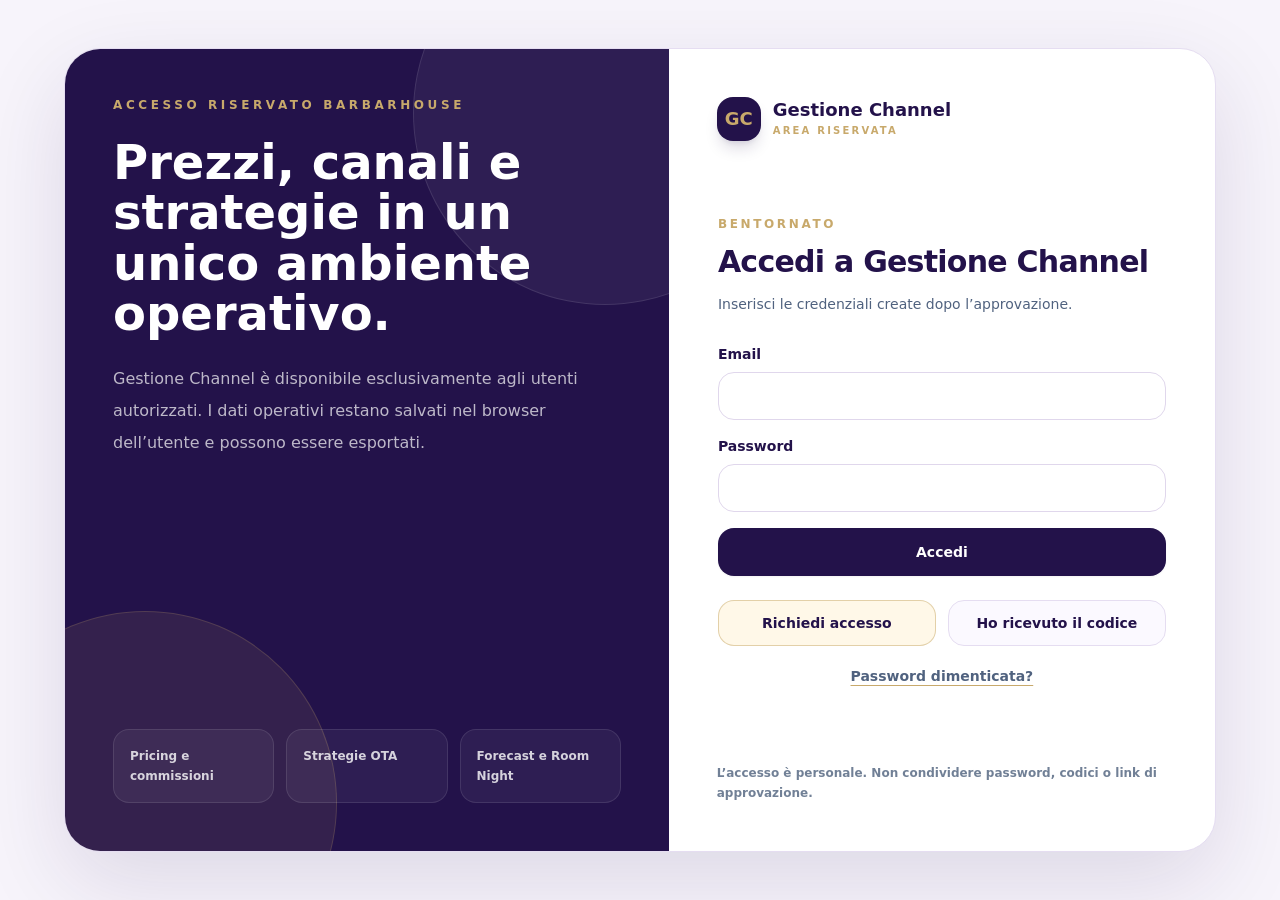
<file: index.html>
<!doctype html>
<html lang="it">
  <head>
    <meta charset="UTF-8" />
    <meta name="viewport" content="width=device-width, initial-scale=1.0" />
    <meta name="description" content="Gestione Channel - area riservata." />
    <meta name="theme-color" content="#23124A" />
    <title>Gestione Channel | Area riservata</title>
    <script type="module" crossorigin src="./assets/index-aE_Z4or_.js"></script>
    <link rel="stylesheet" crossorigin href="./assets/index-B8KoOSh3.css">
  </head>
  <body>
    <div id="root"></div>
  </body>
</html>
</file>
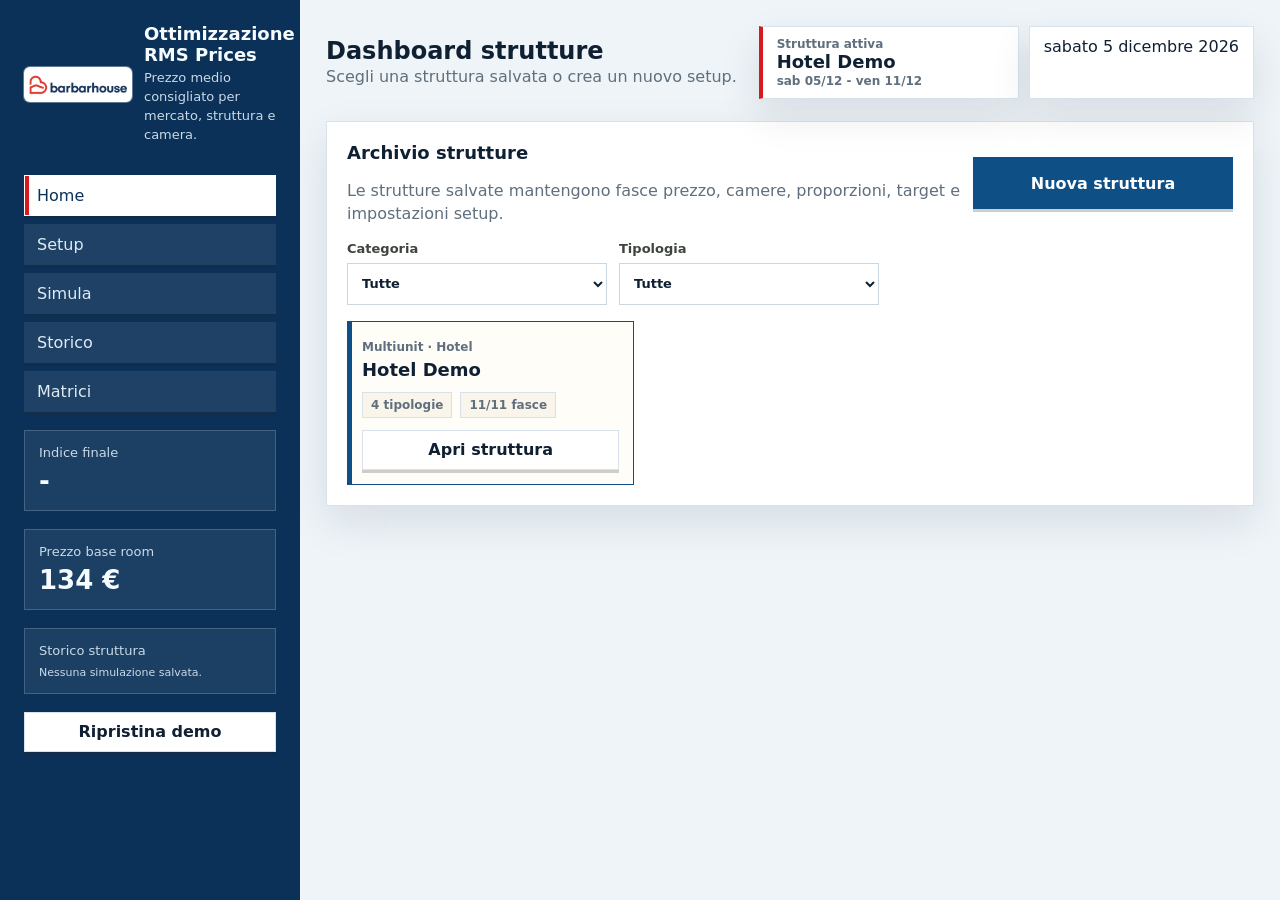
<file: public/channel/rms/index.html>
﻿<!doctype html>
<html lang="it">
<head>
  <meta charset="utf-8">
  <meta name="viewport" content="width=device-width, initial-scale=1">
  <title>Ottimizzazione RMS Prices</title>
  <link rel="stylesheet" href="styles.css">
</head>
<body>
  <div class="app-shell">
    <aside class="sidebar">
      <div class="brand">
        <img class="brand-logo" src="../assets/barbarhouse-logo.png" alt="BarbarHouse"><div><h1>Ottimizzazione RMS Prices</h1><p>Prezzo medio consigliato per mercato, struttura e camera.</p></div>
      </div>

      <nav class="tabs" aria-label="Sezioni">
        <button class="tab active" data-tab="home" title="Dashboard strutture">Home</button>
        <button class="tab" data-tab="setup" title="Setup struttura">Setup</button>
        <button class="tab" data-tab="calendar" title="Simulatore calendario">Simula</button>
        <button class="tab" data-tab="simulations" title="Simulazioni generate">Storico</button>
        <button class="tab" data-tab="matrix" title="Matrici tariffarie">Matrici</button>
      </nav>

      <div class="status-box">
        <span>Indice finale</span>
        <strong id="sideIndex">-</strong>
      </div>
      <div class="status-box">
        <span>Prezzo base room</span>
        <strong id="sideBasePrice">-</strong>
      </div>
      <div class="sidebar-history">
        <span>Storico struttura</span>
        <div id="sidebarSimulationList"></div>
      </div>
      <button class="secondary full" id="resetDemo" type="button">Ripristina demo</button>
    </aside>

    <main class="workspace">
      <section class="topbar">
        <div>
          <h2 id="viewTitle">Dashboard strutture</h2>
          <p id="viewSubtitle">Scegli una struttura salvata o crea un nuovo setup.</p>
        </div>
        <div class="topbar-meta">
          <div class="structure-chip" id="currentStructureContext">
            <span>Struttura attiva</span>
            <strong>Hotel Demo</strong>
          </div>
          <div class="date-chip">
            <span id="todayLabel"></span>
          </div>
        </div>
      </section>

      <section class="view active" id="home">
        <div class="panel">
          <div class="panel-title-row">
            <div>
              <h3>Archivio strutture</h3>
              <p class="muted">Le strutture salvate mantengono fasce prezzo, camere, proporzioni, target e impostazioni setup.</p>
            </div>
            <button class="secondary primary-action" id="homeNewStructure" type="button">Nuova struttura</button>
          </div>
          <div class="structure-filters">
            <label>Categoria
              <select id="homeUnitFilter">
                <option value="all">Tutte</option>
                <option value="multiunit">Multiunit</option>
                <option value="monounit">Monounit</option>
              </select>
            </label>
            <label>Tipologia
              <select id="homeTypeFilter">
                <option value="all">Tutte</option>
                <option value="hotel">Hotel</option>
                <option value="bb">B&B</option>
                <option value="masseria">Masseria</option>
                <option value="residence">Residence</option>
                <option value="villa">Villa</option>
                <option value="casa">Casa</option>
                <option value="appartamento">Appartamento</option>
                <option value="altro">Altro</option>
              </select>
            </label>
          </div>
          <div class="structure-dashboard" id="structureDashboard"></div>
        </div>
      </section>

      <section class="view" id="setup">
        <div class="panel-grid">
          <form class="panel" id="hotelForm">
            <h3>Struttura</h3>
            <div class="field-row">
              <label>Strutture salvate
                <select id="savedStructureSelect"></select>
              </label>
              <div class="compact-actions">
                <button class="secondary compact-button" id="loadStructure" type="button">Carica</button>
                <button class="secondary compact-button" id="newStructure" type="button">Nuova struttura</button>
              </div>
            </div>
            <label>Nome struttura
              <input id="hotelName" type="text" value="Hotel Demo">
            </label>
            <div class="field-row">
              <label>Categoria
                <select id="unitCategory">
                  <option value="multiunit">Multiunit</option>
                  <option value="monounit">Monounit</option>
                </select>
              </label>
              <label>Tipologia
                <select id="propertyType">
                  <option value="hotel">Hotel</option>
                  <option value="bb">B&B</option>
                  <option value="masseria">Masseria</option>
                  <option value="residence">Residence</option>
                  <option value="villa">Villa</option>
                  <option value="casa">Casa</option>
                  <option value="appartamento">Appartamento</option>
                  <option value="altro">Altro</option>
                </select>
              </label>
            </div>
            <div class="field-row">
              <label>Camera base piÃ¹ economica
                <select id="baseRoomType"></select>
              </label>
              <label>Prezzo base corrente
                <input id="basePrice" type="number" min="0" step="1" value="100">
              </label>
            </div>
            <div class="field-row">
              <label>Min base room
                <input id="minBasePrice" type="number" min="0" step="1" value="70">
              </label>
              <label>Max base room
                <input id="maxBasePrice" type="number" min="0" step="1" value="180">
              </label>
            </div>
          </form>

          <div class="panel">
            <div class="panel-title-row">
              <h3>Tipologie camera</h3>
              <div class="button-row">
                <button class="secondary" id="saveSetup" type="button">Salva setup</button>
                <button class="icon-button" id="addRoomType" type="button" title="Aggiungi camera">+</button>
              </div>
            </div>
            <div class="room-table-header">
              <span>Camera</span>
              <span>Totali</span>
              <span>Proporzione</span>
              <span>Peso %</span>
              <span></span>
            </div>
            <div class="room-table" id="roomTypes"></div>
          </div>
        </div>

        <div class="panel wide-panel">
          <div class="panel-title-row">
            <div>
              <h3>Fasce prezzo di partenza</h3>
              <p class="muted">Queste ancore sono collegate alla percentuale di importanza RMS del mercato. Le tipologie camera derivano da qui tramite proporzione.</p>
            </div>
            <button class="secondary" id="resetAnchors" type="button">Reimposta fasce</button>
          </div>
          <div class="anchor-grid" id="priceAnchors"></div>
        </div>

        <div class="panel wide-panel">
          <div class="panel-title-row">
            <div>
              <h3>ADR target e Revenue target per fascia</h3>
              <p class="muted">Fasce 0-9 usate come riferimento obiettivo per calibrare il prezzo in base all'importanza applicata.</p>
            </div>
          </div>
          <div class="target-table" id="targetRows"></div>
        </div>

      </section>

      <section class="view" id="calendar">
        <div class="calendar-layout">
          <form class="panel simulator-card" id="simulationForm">
            <h3>Calendario di interesse</h3>
            <div class="field-row">
              <label>Da
                <input id="calendarFrom" type="date">
              </label>
              <label>A
                <input id="calendarTo" type="date">
              </label>
            </div>
            <div class="field-row">
              <label>Periodo
                <select id="periodType">
                  <option value="weekday">Feriale</option>
                  <option value="weekend">Weekend</option>
                  <option value="event">Evento / alta domanda</option>
                  <option value="low">Bassa stagione</option>
                </select>
              </label>
              <label>Limite aumento sopra RMS %
                <input id="maxIncrease" type="number" min="0" max="150" step="5" value="55">
                <small>Massimo aumento consentito rispetto al prezzo RMS.</small>
              </label>
            </div>
            <div class="field-row">
              <label>ADR attuale prenotazioni
                <input id="currentAdrGlobal" type="number" min="0" step="1" value="125">
              </label>
              <label>ADR target mensile
                <input id="monthlyAdrTarget" type="number" min="0" step="1" value="125">
              </label>
              <label>Revenue target mensile
                <input id="monthlyRevenueTarget" type="number" min="0" step="10" value="0">
              </label>
            </div>
            <div class="field-row">
              <button class="secondary align-end" id="generateCalendar" type="button">Genera calendario</button>
            </div>
          </form>

          <div class="panel">
            <div class="panel-title-row">
              <div>
                <h3>Dati giornalieri</h3>
                <p class="muted">Inserisci RMS e camere vendute per tipologia. L'occupazione viene calcolata automaticamente.</p>
              </div>
            </div>
            <div class="daily-inputs" id="dailyInputs"></div>
            <div class="action-bar">
              <button class="secondary primary-action" id="applyGenerate" type="button">Applica e genera prezzi</button>
              <button class="secondary" id="refreshPricing" type="button">Aggiorna tabella</button>
            </div>
          </div>

          <div class="panel results-panel">
            <div class="panel-title-row">
              <h3>Prezzi consigliati giorno per giorno</h3>
              <div class="button-row">
                <button class="secondary" id="saveSimulation" type="button">Salva simulazione</button>
                <button class="secondary" id="exportCsv" type="button">CSV</button>
              </div>
            </div>
            <div class="summary-grid">
              <div>
                <span>Giorni</span>
                <strong id="marketBand">6</strong>
              </div>
              <div>
                <span>Camere</span>
                <strong id="hotelBand">9</strong>
              </div>
              <div>
                <span>Occ. stimata periodo</span>
                <strong id="periodOccupancy">-</strong>
              </div>
              <div>
                <span>RN ancora vendibili</span>
                <strong id="remainingRoomNights">-</strong>
              </div>
              <div>
                <span>Media RMS inserita</span>
                <strong id="rmsAverage">-</strong>
              </div>
              <div>
                <span>Indice finale medio</span>
                <strong id="finalIndex">-</strong>
              </div>
              <div>
                <span>Revenue stimato</span>
                <strong id="estimatedRevenue">-</strong>
              </div>
            </div>
            <div class="recommendations" id="recommendations"></div>
          </div>
        </div>
      </section>

      <section class="view" id="matrix">
        <div class="panel">
          <h3>Matrici generate per tipologia</h3>
          <p class="muted">Ogni matrice parte dalla camera base e applica proporzione, minimo, massimo e fascia di domanda.</p>
          <div id="matrixTables" class="matrix-tables"></div>
        </div>
      </section>

      <section class="view" id="simulations">
        <div class="panel">
          <div class="panel-title-row">
            <div>
              <h3>Simulazioni generate</h3>
              <p class="muted">Storico cronologico delle analisi salvate per la struttura selezionata.</p>
            </div>
            <div class="history-toolbar">
              <label>Struttura
                <select id="historyStructureSelect"></select>
              </label>
              <button class="secondary" id="printSimulation" type="button">Stampa report PDF</button>
            </div>
          </div>
          <div class="simulation-history" id="simulationHistory"></div>
        </div>
        <div class="panel report-panel" id="simulationReport"></div>
      </section>
    </main>
  </div>

  <template id="roomRowTemplate">
    <div class="room-row">
      <input class="room-name" type="text" aria-label="Nome camera">
      <input class="room-count" type="number" min="1" step="1" aria-label="Camere totali">
      <input class="room-ratio" type="number" min="0.5" max="4" step="0.05" aria-label="Proporzione">
      <input class="room-weight" type="text" aria-label="Peso sulla struttura" readonly>
      <button class="icon-button danger remove-room" type="button" title="Rimuovi">x</button>
    </div>
  </template>

  <script src="app.js"></script>
</body>
</html>
</file>
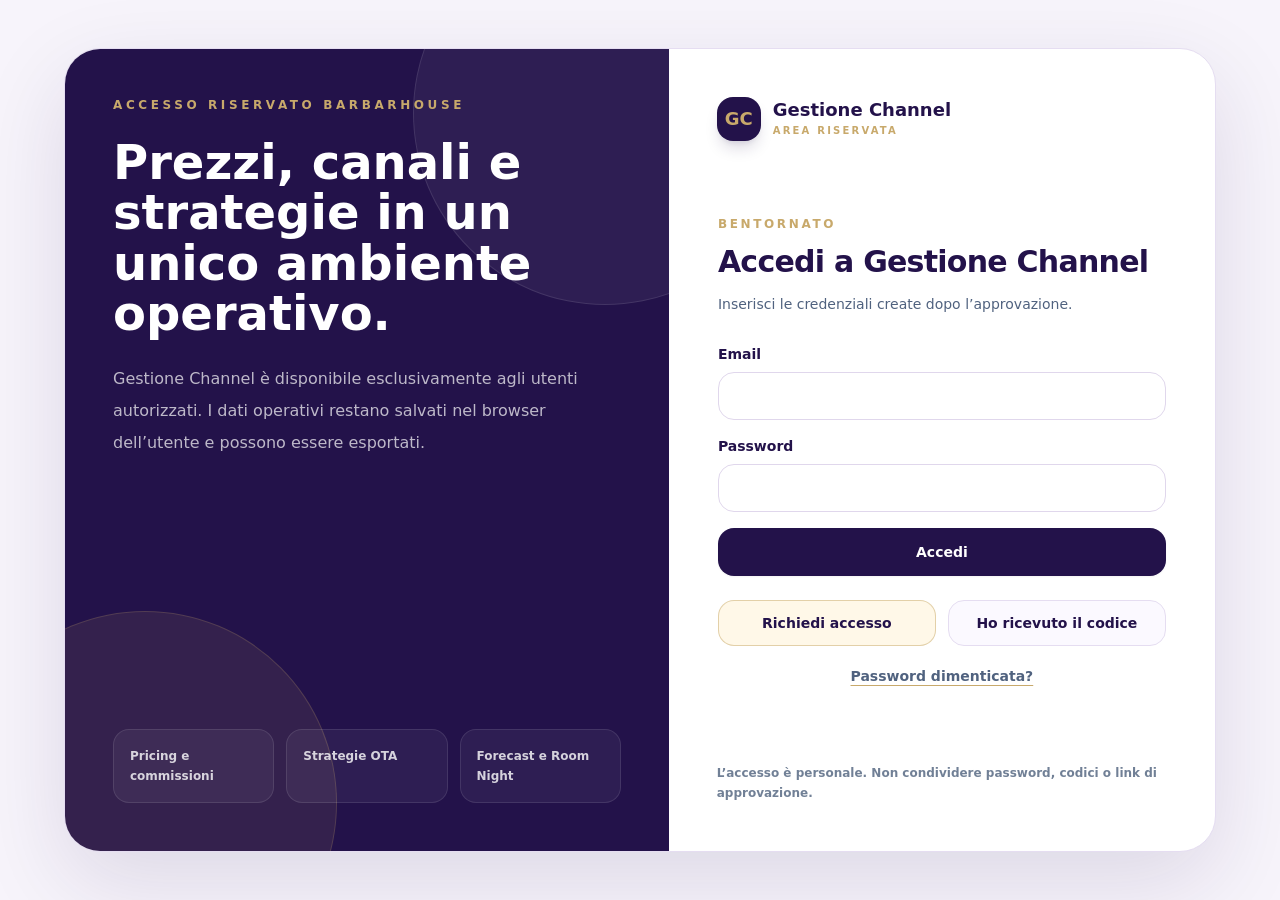
<file: channel-shell.html>
<!doctype html>
<html lang="it">
<head>
  <meta charset="utf-8" />
  <meta name="viewport" content="width=device-width, initial-scale=1" />
  <meta http-equiv="Cache-Control" content="no-store, no-cache, must-revalidate" />
  <meta http-equiv="Pragma" content="no-cache" />
  <meta http-equiv="Expires" content="0" />
  <title>Gestione Channel - Software dinamico</title>
  <script>
    if (sessionStorage.getItem("gestione-channel-access") !== "granted") {
      location.replace("./");
    }
  </script>
  <link rel="stylesheet" href="public/channel/styles.css?v=20261005-market-globe-v4" />
</head>
<body>
  <div id="app" class="app-shell">
    <aside class="sidebar">
      <div class="brand">
        <img class="brand-logo" src="public/channel/assets/barbarhouse-logo.png" alt="BarbarHouse" />
        <div>
          <h1>Gestione Channel</h1>
          <p>Stay timing, Booking, calendario offerte</p>
        </div>
      </div>
      <nav id="nav" class="nav"></nav>
      <div class="side-status">
        <span id="dirtyDot" class="dot"></span>
        <span id="saveState">Stato locale pronto</span>
      </div>
    </aside>
    <main class="workspace">
      <header class="topbar">
        <div class="history-controls">
          <button id="pageBack" class="icon-btn" title="Pagina precedente">←</button>
          <button id="pageForward" class="icon-btn" title="Pagina successiva">→</button>
        </div>
        <div class="toolbar">
          <button id="undoBtn" title="Annulla ultima modifica">↶ Annulla</button>
          <button id="redoBtn" title="Ripeti modifica annullata">↷ Ripeti</button>
          <button id="saveBtn" class="primary" title="Salva nel browser">Salva</button>
          <button id="exportBtn" title="Esporta stato JSON">Esporta</button>
          <label class="import-label" title="Importa stato JSON">Importa<input id="importFile" type="file" accept="application/json" /></label>
          <button id="resetBtn" class="danger" title="Ripristina dati del file Excel">Reset</button>
        </div>
      </header>
      <section id="content" class="content"></section>
    </main>
    <div id="saveNotice" class="save-notice" role="status" aria-live="polite">Salvataggio completato</div>
  </div>
  <script src="public/channel/workbook-data.js?v=20260803-piani-markup-nrpub"></script>
  <script src="public/channel/roomnight-seed-data.js?v=20260803-piani-markup-nrpub"></script>
  <script src="public/channel/roomnight-native.js?v=20260803-piani-markup-nrpub"></script>
  <script src="public/channel/tourist-tax-data.js?v=20260807-12556-righe"></script>
  <script src="public/channel/italian-municipalities.js?v=20260814-istat-20260221"></script>
  <script src="public/channel/technical-guide.js?v=20260925-guide-v1"></script>
  <script src="https://unpkg.com/globe.gl@2.33.1/dist/globe.gl.min.js"></script>
  <script src="public/channel/app.js?v=20261005-market-globe-v4"></script>
</body>
</html>
</file>
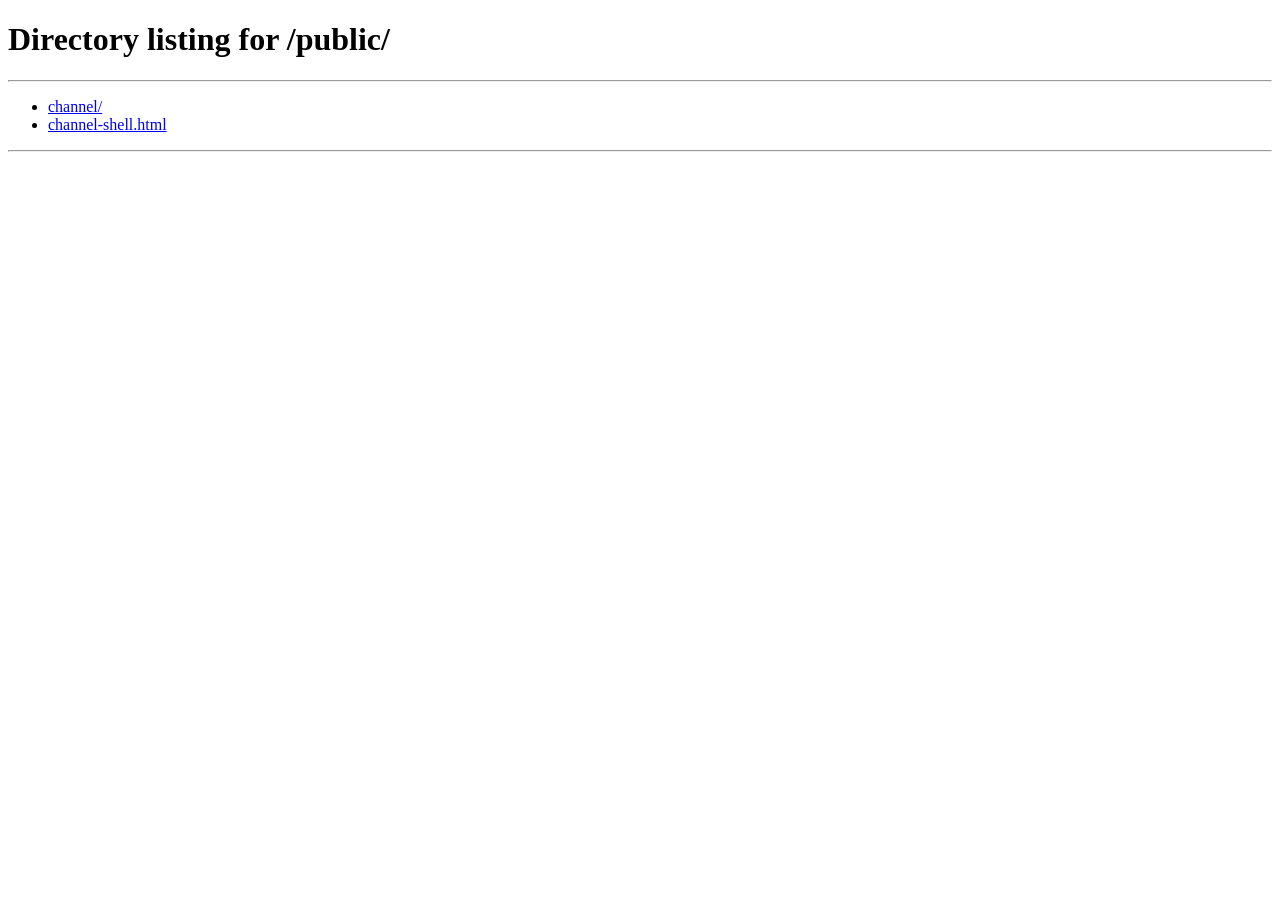
<file: public/channel-shell.html>
<!doctype html>
<html lang="it">
<head>
  <meta charset="utf-8" />
  <meta name="viewport" content="width=device-width, initial-scale=1" />
  <meta http-equiv="Cache-Control" content="no-store, no-cache, must-revalidate" />
  <meta http-equiv="Pragma" content="no-cache" />
  <meta http-equiv="Expires" content="0" />
  <title>Gestione Channel - Software dinamico</title>
  <script>
    if (sessionStorage.getItem("gestione-channel-access") !== "granted") {
      location.replace("./");
    }
  </script>
  <link rel="stylesheet" href="channel/styles.css?v=20261005-market-analysis-v1" />
</head>
<body>
  <div id="app" class="app-shell">
    <aside class="sidebar">
      <div class="brand">
        <img class="brand-logo" src="channel/assets/barbarhouse-logo.png" alt="BarbarHouse" />
        <div>
          <h1>Gestione Channel</h1>
          <p>Stay timing, Booking, calendario offerte</p>
        </div>
      </div>
      <nav id="nav" class="nav"></nav>
      <div class="side-status">
        <span id="dirtyDot" class="dot"></span>
        <span id="saveState">Stato locale pronto</span>
      </div>
    </aside>
    <main class="workspace">
      <header class="topbar">
        <div class="history-controls">
          <button id="pageBack" class="icon-btn" title="Pagina precedente">←</button>
          <button id="pageForward" class="icon-btn" title="Pagina successiva">→</button>
        </div>
        <div class="toolbar">
          <button id="undoBtn" title="Annulla ultima modifica">↶ Annulla</button>
          <button id="redoBtn" title="Ripeti modifica annullata">↷ Ripeti</button>
          <button id="saveBtn" class="primary" title="Salva nel browser">Salva</button>
          <button id="exportBtn" title="Esporta stato JSON">Esporta</button>
          <label class="import-label" title="Importa stato JSON">Importa<input id="importFile" type="file" accept="application/json" /></label>
          <button id="resetBtn" class="danger" title="Ripristina dati del file Excel">Reset</button>
        </div>
      </header>
      <section id="content" class="content"></section>
    </main>
    <div id="saveNotice" class="save-notice" role="status" aria-live="polite">Salvataggio completato</div>
  </div>
  <script src="channel/workbook-data.js?v=20260803-piani-markup-nrpub"></script>
  <script src="channel/roomnight-seed-data.js?v=20260803-piani-markup-nrpub"></script>
  <script src="channel/roomnight-native.js?v=20260803-piani-markup-nrpub"></script>
  <script src="channel/tourist-tax-data.js?v=20260807-12556-righe"></script>
  <script src="channel/italian-municipalities.js?v=20260814-istat-20260221"></script>
  <script src="channel/technical-guide.js?v=20260925-guide-v1"></script>
  <script src="channel/app.js?v=20261005-market-analysis-v1"></script>
</body>
</html>
</file>
<file: assets/index-B8KoOSh3.css>
*,:before,:after,::backdrop{--tw-border-spacing-x:0;--tw-border-spacing-y:0;--tw-translate-x:0;--tw-translate-y:0;--tw-rotate:0;--tw-skew-x:0;--tw-skew-y:0;--tw-scale-x:1;--tw-scale-y:1;--tw-pan-x: ;--tw-pan-y: ;--tw-pinch-zoom: ;--tw-scroll-snap-strictness:proximity;--tw-gradient-from-position: ;--tw-gradient-via-position: ;--tw-gradient-to-position: ;--tw-ordinal: ;--tw-slashed-zero: ;--tw-numeric-figure: ;--tw-numeric-spacing: ;--tw-numeric-fraction: ;--tw-ring-inset: ;--tw-ring-offset-width:0px;--tw-ring-offset-color:#fff;--tw-ring-color:#3b82f680;--tw-ring-offset-shadow:0 0 #0000;--tw-ring-shadow:0 0 #0000;--tw-shadow:0 0 #0000;--tw-shadow-colored:0 0 #0000;--tw-blur: ;--tw-brightness: ;--tw-contrast: ;--tw-grayscale: ;--tw-hue-rotate: ;--tw-invert: ;--tw-saturate: ;--tw-sepia: ;--tw-drop-shadow: ;--tw-backdrop-blur: ;--tw-backdrop-brightness: ;--tw-backdrop-contrast: ;--tw-backdrop-grayscale: ;--tw-backdrop-hue-rotate: ;--tw-backdrop-invert: ;--tw-backdrop-opacity: ;--tw-backdrop-saturate: ;--tw-backdrop-sepia: ;--tw-contain-size: ;--tw-contain-layout: ;--tw-contain-paint: ;--tw-contain-style: }*,:before,:after{box-sizing:border-box;border:0 solid #e5e7eb}:before,:after{--tw-content:""}html,:host{-webkit-text-size-adjust:100%;tab-size:4;font-feature-settings:normal;font-variation-settings:normal;-webkit-tap-highlight-color:transparent;font-family:ui-sans-serif,system-ui,sans-serif,Apple Color Emoji,Segoe UI Emoji,Segoe UI Symbol,Noto Color Emoji;line-height:1.5}body{line-height:inherit;margin:0}hr{height:0;color:inherit;border-top-width:1px}abbr:where([title]){-webkit-text-decoration:underline dotted;text-decoration:underline dotted}h1,h2,h3,h4,h5,h6{font-size:inherit;font-weight:inherit}a{color:inherit;-webkit-text-decoration:inherit;text-decoration:inherit}b,strong{font-weight:bolder}code,kbd,samp,pre{font-feature-settings:normal;font-variation-settings:normal;font-family:ui-monospace,SFMono-Regular,Menlo,Monaco,Consolas,Liberation Mono,Courier New,monospace;font-size:1em}small{font-size:80%}sub,sup{vertical-align:baseline;font-size:75%;line-height:0;position:relative}sub{bottom:-.25em}sup{top:-.5em}table{text-indent:0;border-color:inherit;border-collapse:collapse}button,input,optgroup,select,textarea{font-feature-settings:inherit;font-variation-settings:inherit;font-family:inherit;font-size:100%;font-weight:inherit;line-height:inherit;letter-spacing:inherit;color:inherit;margin:0;padding:0}button,select{text-transform:none}button,input:where([type=button]),input:where([type=reset]),input:where([type=submit]){-webkit-appearance:button;background-color:#0000;background-image:none}:-moz-focusring{outline:auto}:-moz-ui-invalid{box-shadow:none}progress{vertical-align:baseline}::-webkit-inner-spin-button{height:auto}::-webkit-outer-spin-button{height:auto}[type=search]{-webkit-appearance:textfield;outline-offset:-2px}::-webkit-search-decoration{-webkit-appearance:none}::-webkit-file-upload-button{-webkit-appearance:button;font:inherit}summary{display:list-item}blockquote,dl,dd,h1,h2,h3,h4,h5,h6,hr,figure,p,pre{margin:0}fieldset{margin:0;padding:0}legend{padding:0}ol,ul,menu{margin:0;padding:0;list-style:none}dialog{padding:0}textarea{resize:vertical}input::-moz-placeholder{opacity:1;color:#9ca3af}textarea::-moz-placeholder{opacity:1;color:#9ca3af}input::placeholder,textarea::placeholder{opacity:1;color:#9ca3af}button,[role=button]{cursor:pointer}:disabled{cursor:default}img,svg,video,canvas,audio,iframe,embed,object{vertical-align:middle;display:block}img,video{max-width:100%;height:auto}[hidden]:where(:not([hidden=until-found])){display:none}.absolute{position:absolute}.relative{position:relative}.sticky{position:sticky}.-bottom-36{bottom:-9rem}.-left-28{left:-7rem}.-right-32{right:-8rem}.-top-32{top:-8rem}.top-0{top:0}.z-10{z-index:10}.z-50{z-index:50}.mx-auto{margin-left:auto;margin-right:auto}.my-auto{margin-top:auto;margin-bottom:auto}.mt-1{margin-top:.25rem}.mt-2{margin-top:.5rem}.mt-3{margin-top:.75rem}.mt-4{margin-top:1rem}.mt-5{margin-top:1.25rem}.mt-6{margin-top:1.5rem}.mt-7{margin-top:1.75rem}.flex{display:flex}.grid{display:grid}.hidden{display:none}.h-11{height:2.75rem}.h-12{height:3rem}.h-96{height:24rem}.h-\[calc\(100vh-70px\)\]{height:calc(100vh - 70px)}.h-full{height:100%}.min-h-\[620px\]{min-height:620px}.min-h-\[calc\(100vh-6rem\)\]{min-height:calc(100vh - 6rem)}.min-h-screen{min-height:100vh}.w-11{width:2.75rem}.w-12{width:3rem}.w-96{width:24rem}.w-full{width:100%}.max-w-6xl{max-width:72rem}.max-w-lg{max-width:32rem}.max-w-md{max-width:28rem}.max-w-xl{max-width:36rem}@keyframes spin{to{transform:rotate(360deg)}}.animate-spin{animation:1s linear infinite spin}.grid-cols-2{grid-template-columns:repeat(2,minmax(0,1fr))}.grid-cols-3{grid-template-columns:repeat(3,minmax(0,1fr))}.flex-col{flex-direction:column}.flex-wrap{flex-wrap:wrap}.place-items-center{place-items:center}.items-center{align-items:center}.justify-between{justify-content:space-between}.gap-2{gap:.5rem}.gap-3{gap:.75rem}.gap-4{gap:1rem}.gap-5{gap:1.25rem}.space-y-4>:not([hidden])~:not([hidden]){--tw-space-y-reverse:0;margin-top:calc(1rem * calc(1 - var(--tw-space-y-reverse)));margin-bottom:calc(1rem * var(--tw-space-y-reverse))}.space-y-5>:not([hidden])~:not([hidden]){--tw-space-y-reverse:0;margin-top:calc(1.25rem * calc(1 - var(--tw-space-y-reverse)));margin-bottom:calc(1.25rem * var(--tw-space-y-reverse))}.overflow-hidden{overflow:hidden}.rounded-2xl{border-radius:1rem}.rounded-3xl{border-radius:1.5rem}.rounded-\[2\.25rem\]{border-radius:2.25rem}.rounded-full{border-radius:9999px}.rounded-xl{border-radius:.75rem}.border{border-width:1px}.border-0{border-width:0}.border-4{border-width:4px}.border-b{border-bottom-width:1px}.border-\[\#C8A96B\]\/20{border-color:#c8a96b33}.border-\[\#C8A96B\]\/50{border-color:#c8a96b80}.border-\[\#C8A96B\]\/60{border-color:#c8a96b99}.border-\[\#DDD2EA\]{--tw-border-opacity:1;border-color:rgb(221 210 234/var(--tw-border-opacity,1))}.border-\[\#E0D7EC\]{--tw-border-opacity:1;border-color:rgb(224 215 236/var(--tw-border-opacity,1))}.border-\[\#E5DDF1\]{--tw-border-opacity:1;border-color:rgb(229 221 241/var(--tw-border-opacity,1))}.border-\[\#EEE8F5\]{--tw-border-opacity:1;border-color:rgb(238 232 245/var(--tw-border-opacity,1))}.border-emerald-200{--tw-border-opacity:1;border-color:rgb(167 243 208/var(--tw-border-opacity,1))}.border-red-200{--tw-border-opacity:1;border-color:rgb(254 202 202/var(--tw-border-opacity,1))}.border-white\/10{border-color:#ffffff1a}.border-t-\[\#23124A\]{--tw-border-opacity:1;border-top-color:rgb(35 18 74/var(--tw-border-opacity,1))}.bg-\[\#23124A\]{--tw-bg-opacity:1;background-color:rgb(35 18 74/var(--tw-bg-opacity,1))}.bg-\[\#C8A96B\]\/10{background-color:#c8a96b1a}.bg-\[\#F6F8FB\]{--tw-bg-opacity:1;background-color:rgb(246 248 251/var(--tw-bg-opacity,1))}.bg-\[\#F7F4FB\]{--tw-bg-opacity:1;background-color:rgb(247 244 251/var(--tw-bg-opacity,1))}.bg-\[\#FBF9FF\]{--tw-bg-opacity:1;background-color:rgb(251 249 255/var(--tw-bg-opacity,1))}.bg-\[\#FFF8E8\]{--tw-bg-opacity:1;background-color:rgb(255 248 232/var(--tw-bg-opacity,1))}.bg-emerald-50{--tw-bg-opacity:1;background-color:rgb(236 253 245/var(--tw-bg-opacity,1))}.bg-red-50{--tw-bg-opacity:1;background-color:rgb(254 242 242/var(--tw-bg-opacity,1))}.bg-white{--tw-bg-opacity:1;background-color:rgb(255 255 255/var(--tw-bg-opacity,1))}.bg-white\/5{background-color:#ffffff0d}.bg-white\/95{background-color:#fffffff2}.p-12{padding:3rem}.p-4{padding:1rem}.p-5{padding:1.25rem}.p-6{padding:1.5rem}.px-3{padding-left:.75rem;padding-right:.75rem}.px-4{padding-left:1rem;padding-right:1rem}.px-5{padding-left:1.25rem;padding-right:1.25rem}.px-6{padding-left:1.5rem;padding-right:1.5rem}.py-1{padding-top:.25rem;padding-bottom:.25rem}.py-10{padding-top:2.5rem;padding-bottom:2.5rem}.py-2{padding-top:.5rem;padding-bottom:.5rem}.py-3{padding-top:.75rem;padding-bottom:.75rem}.py-4{padding-top:1rem;padding-bottom:1rem}.py-8{padding-top:2rem;padding-bottom:2rem}.text-center{text-align:center}.font-mono{font-family:ui-monospace,SFMono-Regular,Menlo,Monaco,Consolas,Liberation Mono,Courier New,monospace}.text-2xl{font-size:1.5rem;line-height:2rem}.text-3xl{font-size:1.875rem;line-height:2.25rem}.text-5xl{font-size:3rem;line-height:1}.text-\[10px\]{font-size:10px}.text-base{font-size:1rem;line-height:1.5rem}.text-lg{font-size:1.125rem;line-height:1.75rem}.text-sm{font-size:.875rem;line-height:1.25rem}.text-xl{font-size:1.25rem;line-height:1.75rem}.text-xs{font-size:.75rem;line-height:1rem}.font-black{font-weight:900}.font-bold{font-weight:700}.font-medium{font-weight:500}.font-semibold{font-weight:600}.uppercase{text-transform:uppercase}.leading-5{line-height:1.25rem}.leading-6{line-height:1.5rem}.leading-8{line-height:2rem}.leading-\[1\.05\]{line-height:1.05}.leading-none{line-height:1}.tracking-\[0\.22em\]{letter-spacing:.22em}.tracking-\[0\.25em\]{letter-spacing:.25em}.tracking-\[0\.2em\]{letter-spacing:.2em}.tracking-\[0\.3em\]{letter-spacing:.3em}.tracking-tight{letter-spacing:-.025em}.text-\[\#23124A\]{--tw-text-opacity:1;color:rgb(35 18 74/var(--tw-text-opacity,1))}.text-\[\#50627F\]{--tw-text-opacity:1;color:rgb(80 98 127/var(--tw-text-opacity,1))}.text-\[\#718096\]{--tw-text-opacity:1;color:rgb(113 128 150/var(--tw-text-opacity,1))}.text-\[\#80621F\]{--tw-text-opacity:1;color:rgb(128 98 31/var(--tw-text-opacity,1))}.text-\[\#8A94A6\]{--tw-text-opacity:1;color:rgb(138 148 166/var(--tw-text-opacity,1))}.text-\[\#C8A96B\]{--tw-text-opacity:1;color:rgb(200 169 107/var(--tw-text-opacity,1))}.text-emerald-700{--tw-text-opacity:1;color:rgb(4 120 87/var(--tw-text-opacity,1))}.text-emerald-800{--tw-text-opacity:1;color:rgb(6 95 70/var(--tw-text-opacity,1))}.text-emerald-900{--tw-text-opacity:1;color:rgb(6 78 59/var(--tw-text-opacity,1))}.text-red-800{--tw-text-opacity:1;color:rgb(153 27 27/var(--tw-text-opacity,1))}.text-white{--tw-text-opacity:1;color:rgb(255 255 255/var(--tw-text-opacity,1))}.text-white\/70{color:#ffffffb3}.text-white\/80{color:#fffc}.underline{text-decoration-line:underline}.decoration-\[\#C8A96B\]{text-decoration-color:#c8a96b}.underline-offset-4{text-underline-offset:4px}.shadow-\[0_30px_90px_rgba\(35\,18\,74\,0\.12\)\]{--tw-shadow:0 30px 90px #23124a1f;--tw-shadow-colored:0 30px 90px var(--tw-shadow-color);box-shadow:var(--tw-ring-offset-shadow,0 0 #0000), var(--tw-ring-shadow,0 0 #0000), var(--tw-shadow)}.shadow-lg{--tw-shadow:0 10px 15px -3px #0000001a, 0 4px 6px -4px #0000001a;--tw-shadow-colored:0 10px 15px -3px var(--tw-shadow-color), 0 4px 6px -4px var(--tw-shadow-color);box-shadow:var(--tw-ring-offset-shadow,0 0 #0000), var(--tw-ring-shadow,0 0 #0000), var(--tw-shadow)}.shadow-sm{--tw-shadow:0 1px 2px 0 #0000000d;--tw-shadow-colored:0 1px 2px 0 var(--tw-shadow-color);box-shadow:var(--tw-ring-offset-shadow,0 0 #0000), var(--tw-ring-shadow,0 0 #0000), var(--tw-shadow)}.shadow-\[\#23124A\]\/15{--tw-shadow-color:#23124a26;--tw-shadow:var(--tw-shadow-colored)}.outline-none{outline-offset:2px;outline:2px solid #0000}.filter{filter:var(--tw-blur) var(--tw-brightness) var(--tw-contrast) var(--tw-grayscale) var(--tw-hue-rotate) var(--tw-invert) var(--tw-saturate) var(--tw-sepia) var(--tw-drop-shadow)}.backdrop-blur{--tw-backdrop-blur:blur(8px);-webkit-backdrop-filter:var(--tw-backdrop-blur) var(--tw-backdrop-brightness) var(--tw-backdrop-contrast) var(--tw-backdrop-grayscale) var(--tw-backdrop-hue-rotate) var(--tw-backdrop-invert) var(--tw-backdrop-opacity) var(--tw-backdrop-saturate) var(--tw-backdrop-sepia);backdrop-filter:var(--tw-backdrop-blur) var(--tw-backdrop-brightness) var(--tw-backdrop-contrast) var(--tw-backdrop-grayscale) var(--tw-backdrop-hue-rotate) var(--tw-backdrop-invert) var(--tw-backdrop-opacity) var(--tw-backdrop-saturate) var(--tw-backdrop-sepia)}.transition{transition-property:color,background-color,border-color,text-decoration-color,fill,stroke,opacity,box-shadow,transform,filter,-webkit-backdrop-filter,backdrop-filter;transition-duration:.15s;transition-timing-function:cubic-bezier(.4,0,.2,1)}:root{--velora-purple:#23124a;--velora-gold:#c8a96b;--velora-bg:#f7f4fb}*{box-sizing:border-box}body{background:var(--velora-bg);color:#111827;margin:0;font-family:Inter,ui-sans-serif,system-ui,-apple-system,BlinkMacSystemFont,Segoe UI,sans-serif}button,input,select,textarea{font:inherit}input,select,textarea{background:#fff;border:1px solid #e7e2ef;border-radius:1rem;outline:none}input:focus,select:focus,textarea:focus{border-color:var(--velora-gold);box-shadow:0 0 0 3px #c8a96b24}.velora-card{background:#fff;border:1px solid #e7e2ef;border-radius:2rem;box-shadow:0 18px 45px #23124a12}.velora-kicker{letter-spacing:.22em;text-transform:uppercase;color:var(--velora-gold);font-size:.75rem;font-weight:900}.velora-btn-primary{background:var(--velora-purple);color:#fff;cursor:pointer;border:0;border-radius:1rem;font-weight:900}.velora-btn-primary:hover{background:#2f1a63}.velora-btn-accent{background:var(--velora-gold);color:var(--velora-purple);cursor:pointer;border:0;border-radius:1rem;font-weight:900}@media print{body{background:#fff}}.hover\:bg-\[\#2F1A63\]:hover{--tw-bg-opacity:1;background-color:rgb(47 26 99/var(--tw-bg-opacity,1))}.hover\:bg-\[\#F3EEF9\]:hover{--tw-bg-opacity:1;background-color:rgb(243 238 249/var(--tw-bg-opacity,1))}.hover\:bg-\[\#F7EBC9\]:hover{--tw-bg-opacity:1;background-color:rgb(247 235 201/var(--tw-bg-opacity,1))}.focus\:border-\[\#C8A96B\]:focus{--tw-border-opacity:1;border-color:rgb(200 169 107/var(--tw-border-opacity,1))}.focus\:ring-4:focus{--tw-ring-offset-shadow:var(--tw-ring-inset) 0 0 0 var(--tw-ring-offset-width) var(--tw-ring-offset-color);--tw-ring-shadow:var(--tw-ring-inset) 0 0 0 calc(4px + var(--tw-ring-offset-width)) var(--tw-ring-color);box-shadow:var(--tw-ring-offset-shadow), var(--tw-ring-shadow), var(--tw-shadow,0 0 #0000)}.focus\:ring-\[\#C8A96B\]\/15:focus{--tw-ring-color:#c8a96b26}.disabled\:cursor-not-allowed:disabled{cursor:not-allowed}.disabled\:opacity-50:disabled{opacity:.5}@media (width>=640px){.sm\:inline{display:inline}.sm\:grid-cols-2{grid-template-columns:repeat(2,minmax(0,1fr))}.sm\:flex-row{flex-direction:row}.sm\:items-center{align-items:center}.sm\:justify-between{justify-content:space-between}.sm\:p-10{padding:2.5rem}}@media (width>=768px){.md\:col-span-3{grid-column:span 3/span 3}.md\:grid-cols-\[1fr_1fr_auto\]{grid-template-columns:1fr 1fr auto}.md\:grid-cols-\[1fr_auto\]{grid-template-columns:1fr auto}.md\:items-end{align-items:flex-end}.md\:items-center{align-items:center}.md\:p-7{padding:1.75rem}.md\:px-8{padding-left:2rem;padding-right:2rem}.md\:py-12{padding-top:3rem;padding-bottom:3rem}}@media (width>=1024px){.lg\:flex{display:flex}.lg\:grid-cols-\[1\.05fr_0\.95fr\]{grid-template-columns:1.05fr .95fr}.lg\:flex-col{flex-direction:column}.lg\:justify-between{justify-content:space-between}.lg\:p-12{padding:3rem}}
</file>
<file: public/channel/rms/styles.css>
﻿:root {
  --bg: #f4f1ea;
  --ink: #20231f;
  --muted: #697068;
  --panel: #fffdf8;
  --line: #d8d0c4;
  --accent: #276b63;
  --accent-2: #b85042;
  --good: #2d7d46;
  --warn: #b66b1b;
  --shadow: 0 16px 40px rgba(45, 40, 31, 0.11);
}

* {
  box-sizing: border-box;
}

body {
  margin: 0;
  min-height: 100vh;
  overflow-x: hidden;
  background:
    linear-gradient(rgba(244, 241, 234, 0.86), rgba(244, 241, 234, 0.96)),
    url("data:image/svg+xml,%3Csvg width='160' height='160' viewBox='0 0 160 160' xmlns='http://www.w3.org/2000/svg'%3E%3Cg fill='none' stroke='%23c8bfb0' stroke-width='1' opacity='0.5'%3E%3Cpath d='M0 80h160M80 0v160'/%3E%3Ccircle cx='80' cy='80' r='45'/%3E%3Cpath d='M30 30l100 100M130 30L30 130'/%3E%3C/g%3E%3C/svg%3E");
  color: var(--ink);
  font-family: Inter, ui-sans-serif, system-ui, -apple-system, BlinkMacSystemFont, "Segoe UI", sans-serif;
}

button,
input,
select {
  font: inherit;
}

.app-shell {
  display: grid;
  grid-template-columns: 300px 1fr;
  min-height: 100vh;
}

.sidebar {
  display: flex;
  flex-direction: column;
  gap: 18px;
  padding: 24px;
  background: #16231f;
  color: #fbf7ed;
}

.brand {
  display: flex;
  gap: 12px;
  align-items: center;
}

.brand-mark {
  display: grid;
  place-items: center;
  width: 48px;
  height: 48px;
  border: 1px solid rgba(255, 255, 255, 0.25);
  background: #276b63;
  font-weight: 800;
}

h1,
h2,
h3,
p {
  margin: 0;
}

h1 {
  font-size: 18px;
  line-height: 1.15;
}

.brand p,
.topbar p,
.muted {
  color: var(--muted);
  line-height: 1.45;
}

.brand p {
  color: rgba(255, 255, 255, 0.68);
  font-size: 13px;
  margin-top: 4px;
}

.tabs {
  display: grid;
  gap: 8px;
  margin-top: 12px;
}

.tab,
.secondary,
.icon-button {
  border: 1px solid transparent;
  cursor: pointer;
  min-height: 40px;
  user-select: none;
  transform: translateY(0);
  transition: transform 0.08s ease, box-shadow 0.12s ease, background 0.12s ease, border-color 0.12s ease, color 0.12s ease;
  box-shadow: 0 3px 0 rgba(32, 35, 31, 0.22);
}

.tab:hover,
.secondary:hover,
.icon-button:hover,
#sidebarSimulationList button:hover {
  filter: brightness(0.98);
  border-color: rgba(39, 107, 99, 0.55);
  box-shadow: 0 4px 0 rgba(32, 35, 31, 0.24);
}

.tab:active,
.secondary:active,
.icon-button:active,
#sidebarSimulationList button:active {
  transform: translateY(3px);
  box-shadow: 0 0 0 rgba(32, 35, 31, 0);
}

.tab:focus-visible,
.secondary:focus-visible,
.icon-button:focus-visible,
#sidebarSimulationList button:focus-visible {
  outline: 3px solid rgba(39, 107, 99, 0.35);
  outline-offset: 2px;
}

.secondary.is-confirmed,
.icon-button.is-confirmed,
.tab.is-confirmed {
  background: #dff1e7;
  border-color: #2d7d46;
  color: #205a35;
  box-shadow: 0 3px 0 rgba(45, 125, 70, 0.35);
}

.tab {
  width: 100%;
  padding: 10px 12px;
  background: rgba(255, 255, 255, 0.08);
  color: #fbf7ed;
  text-align: left;
}

.tab.active {
  background: #fbf7ed;
  color: #16231f;
}

.status-box {
  display: grid;
  gap: 6px;
  padding: 14px;
  border: 1px solid rgba(255, 255, 255, 0.18);
  background: rgba(255, 255, 255, 0.07);
}

.status-box span {
  color: rgba(255, 255, 255, 0.68);
  font-size: 13px;
}

.status-box strong {
  font-size: 26px;
}

.sidebar-history {
  display: grid;
  gap: 8px;
  padding: 14px;
  border: 1px solid rgba(255, 255, 255, 0.18);
  background: rgba(255, 255, 255, 0.07);
}

.sidebar-history > span {
  color: rgba(255, 255, 255, 0.68);
  font-size: 13px;
}

#sidebarSimulationList {
  display: grid;
  gap: 6px;
}

#sidebarSimulationList button {
  display: grid;
  gap: 2px;
  width: 100%;
  min-height: 44px;
  padding: 8px;
  border: 1px solid rgba(255, 255, 255, 0.16);
  background: rgba(255, 255, 255, 0.08);
  color: #fbf7ed;
  text-align: left;
  cursor: pointer;
  transform: translateY(0);
  transition: transform 0.08s ease, box-shadow 0.12s ease, background 0.12s ease, border-color 0.12s ease;
  box-shadow: 0 3px 0 rgba(0, 0, 0, 0.24);
}

#sidebarSimulationList button:hover {
  background: rgba(255, 255, 255, 0.14);
}

#sidebarSimulationList span,
#sidebarSimulationList small {
  color: rgba(255, 255, 255, 0.68);
  font-size: 11px;
}

.workspace {
  padding: 26px;
  overflow: auto;
  min-width: 0;
}

.topbar {
  display: flex;
  justify-content: space-between;
  gap: 18px;
  align-items: center;
  margin-bottom: 22px;
}

.topbar-meta {
  display: flex;
  align-items: stretch;
  justify-content: flex-end;
  gap: 10px;
}

.structure-chip {
  min-width: 260px;
  max-width: 360px;
  padding: 10px 14px;
  border: 1px solid rgba(14, 61, 108, 0.22);
  border-left: 4px solid var(--accent);
  background: #fffdf8;
  text-align: left;
}

.structure-chip span,
.structure-chip small {
  display: block;
  color: var(--muted);
  font-size: 12px;
  font-weight: 700;
}

.structure-chip strong {
  display: block;
  overflow: hidden;
  text-overflow: ellipsis;
  white-space: nowrap;
  color: var(--ink);
  font-size: 18px;
  line-height: 1.25;
}

.date-chip {
  min-width: 180px;
  padding: 10px 14px;
  border: 1px solid var(--line);
  background: rgba(255, 253, 248, 0.8);
  text-align: right;
}

.view {
  display: none;
}

.view.active {
  display: block;
}

.panel-grid,
.sim-layout {
  display: grid;
  grid-template-columns: minmax(320px, 0.95fr) minmax(420px, 1.35fr);
  gap: 18px;
}

.calendar-layout {
  display: grid;
  grid-template-columns: 1fr;
  gap: 18px;
  min-width: 0;
}

.calendar-layout .simulator-card,
.calendar-layout .results-panel {
  grid-column: 1 / -1;
  min-width: 0;
}

.calendar-layout .simulator-card .field-row {
  grid-template-columns: repeat(3, minmax(220px, 1fr));
}

.wide-panel {
  margin-top: 18px;
}

.structure-filters {
  display: grid;
  grid-template-columns: repeat(2, minmax(180px, 260px));
  gap: 12px;
  margin: 16px 0;
}

.structure-dashboard {
  display: grid;
  grid-template-columns: repeat(auto-fill, minmax(260px, 1fr));
  gap: 12px;
}

.structure-card {
  display: grid;
  gap: 12px;
  padding: 14px;
  border: 1px solid var(--line);
  background: #fffdf8;
}

.structure-card.active {
  border-color: var(--accent);
  box-shadow: inset 4px 0 0 var(--accent);
}

.structure-card span {
  color: var(--muted);
  font-size: 12px;
  font-weight: 700;
}

.structure-card strong {
  display: block;
  margin-top: 4px;
  font-size: 18px;
}

.structure-card-kpis {
  display: flex;
  gap: 8px;
  flex-wrap: wrap;
}

.structure-card-kpis span {
  padding: 5px 8px;
  border: 1px solid var(--line);
  background: #faf5eb;
}

.panel {
  padding: 20px;
  border: 1px solid var(--line);
  background: var(--panel);
  box-shadow: var(--shadow);
  min-width: 0;
}

.panel h3 {
  margin-bottom: 16px;
  font-size: 18px;
}

.panel-title-row {
  display: flex;
  justify-content: space-between;
  align-items: center;
  gap: 10px;
}

.button-row {
  display: flex;
  gap: 8px;
  align-items: center;
}

.compact-actions {
  display: flex;
  gap: 8px;
  align-self: end;
}

.compact-button {
  min-width: 92px;
  min-height: 42px;
  padding: 8px 10px;
  font-size: 13px;
}

label {
  display: grid;
  gap: 7px;
  color: #3e443e;
  font-size: 13px;
  font-weight: 700;
}

label small {
  color: var(--muted);
  font-size: 12px;
  font-weight: 600;
  line-height: 1.3;
}

input,
select {
  width: 100%;
  min-height: 42px;
  padding: 9px 10px;
  border: 1px solid #c9c0b2;
  background: #fff;
  color: var(--ink);
  border-radius: 0;
}

input:focus,
select:focus {
  outline: 2px solid rgba(39, 107, 99, 0.28);
  border-color: var(--accent);
}

input[readonly] {
  background: #f1eadf;
  color: #4f574d;
  cursor: default;
}

.field-row {
  display: grid;
  grid-template-columns: repeat(2, minmax(0, 1fr));
  gap: 12px;
  margin-bottom: 14px;
}

.room-table {
  display: grid;
  gap: 8px;
}

.room-table-header {
  display: grid;
  grid-template-columns: 1.4fr 0.8fr 0.8fr 0.8fr 42px;
  gap: 8px;
  margin-bottom: 8px;
  color: var(--muted);
  font-size: 12px;
}

.room-row {
  display: grid;
  grid-template-columns: 1.4fr 0.8fr 0.8fr 0.8fr 42px;
  gap: 8px;
  align-items: end;
}

.anchor-grid {
  display: grid;
  grid-template-columns: repeat(11, minmax(82px, 1fr));
  gap: 10px;
}

.anchor-field {
  padding: 10px;
  border: 1px solid var(--line);
  background: #faf5eb;
}

.anchor-field span {
  color: var(--accent);
  font-size: 12px;
  font-weight: 900;
}

.anchor-field input {
  min-height: 38px;
  margin-top: 7px;
}

.target-table {
  display: grid;
  gap: 0;
  overflow-x: auto;
}

.target-header,
.target-row {
  display: grid;
  grid-template-columns: 0.7fr 1fr repeat(2, minmax(150px, 1fr));
  gap: 10px;
  align-items: center;
  min-width: 760px;
  padding: 8px 0;
  border-bottom: 1px solid var(--line);
}

.target-header {
  color: var(--muted);
  font-size: 12px;
  font-weight: 900;
  text-transform: uppercase;
}

.target-reach {
  display: flex;
  justify-content: space-between;
  gap: 10px;
  align-items: center;
  min-height: 42px;
  padding: 8px 10px;
  background: #e9f4ee;
  color: #205a35;
  font-weight: 900;
}

.target-reach.low {
  background: #faeadb;
  color: #8a4b12;
}

.target-reach span {
  font-size: 12px;
  font-weight: 700;
}

.icon-button {
  width: 42px;
  height: 42px;
  background: var(--accent);
  color: #fff;
  font-size: 22px;
  line-height: 1;
}

.icon-button.danger {
  background: #7d322b;
  font-size: 16px;
}

.secondary {
  padding: 9px 14px;
  border-color: var(--line);
  background: #f8f2e6;
  color: var(--ink);
  font-weight: 800;
  white-space: normal;
}

.secondary.full {
  width: 100%;
}

.secondary.danger-action {
  border-color: #d8b7ae;
  background: #fbebe7;
  color: #8d392c;
}

.align-end {
  align-self: end;
  min-width: 220px;
  min-height: 52px;
}

.daily-inputs {
  display: grid;
  gap: 8px;
  overflow-x: auto;
  padding-bottom: 8px;
  max-width: 100%;
}

.action-bar {
  display: flex;
  justify-content: flex-end;
  gap: 10px;
  flex-wrap: wrap;
  margin-top: 14px;
}

.primary-action {
  min-width: 260px;
  min-height: 52px;
  background: var(--accent);
  color: #fff;
}

.empty-results {
  padding: 18px;
  border: 1px dashed var(--line);
  background: #faf5eb;
  color: var(--muted);
}

.matrix-result-wrap {
  overflow-x: auto;
  padding-bottom: 8px;
  max-width: 100%;
}

.pricing-result-table {
  width: max-content;
  min-width: 760px;
  font-size: 12px;
  table-layout: fixed;
}

.pricing-result-table th,
.pricing-result-table td {
  padding: 5px 6px;
  vertical-align: top;
  text-align: left;
  white-space: normal;
}

.pricing-result-table td {
  min-width: 58px;
}

.pricing-result-table td span {
  display: block;
  margin-top: 2px;
  color: var(--muted);
  font-size: 10px;
  line-height: 1.18;
}

.pricing-result-table td strong {
  display: block;
  margin-bottom: 3px;
  font-size: 13px;
}

.pricing-result-table th:nth-child(1),
.pricing-result-table td:nth-child(1) {
  width: 92px;
}

.pricing-result-table th:nth-child(2),
.pricing-result-table th:nth-child(3),
.pricing-result-table th:nth-child(4),
.pricing-result-table th:nth-child(5),
.pricing-result-table th:nth-child(6) {
  width: 54px;
  font-size: 11px;
}

.pricing-result-table th:nth-child(n+7),
.pricing-result-table td:nth-child(n+7) {
  width: 60px;
}

.pricing-result-table tbody th {
  position: sticky;
  left: 0;
  z-index: 1;
  background: #fff;
}

.simulation-history {
  display: grid;
  gap: 8px;
  margin-top: 14px;
}

.history-row {
  display: flex;
  justify-content: space-between;
  gap: 12px;
  align-items: center;
  padding: 10px;
  border: 1px solid var(--line);
  background: #fff;
}

.history-row.active {
  border-color: var(--accent);
  background: #edf4ef;
}

.history-row div:first-child {
  display: grid;
  gap: 3px;
}

.history-row span,
.report-header span,
.report-header p {
  color: var(--muted);
  font-size: 12px;
}

.history-actions {
  display: flex;
  gap: 8px;
}

.history-toolbar {
  display: flex;
  gap: 10px;
  align-items: end;
}

.history-toolbar label {
  min-width: 220px;
}

.history-toolbar .secondary {
  min-height: 42px;
}

.report-panel {
  margin-top: 18px;
}

.report-header {
  display: flex;
  justify-content: space-between;
  gap: 16px;
  align-items: start;
  margin-bottom: 14px;
}

.report-header div {
  display: grid;
  gap: 4px;
}

.report-kpis {
  display: grid;
  grid-template-columns: repeat(4, minmax(0, 1fr));
  gap: 8px;
  margin-bottom: 14px;
}

.report-kpis div {
  display: grid;
  gap: 4px;
  padding: 10px;
  border: 1px solid var(--line);
  background: #faf5eb;
}

.report-kpis span {
  color: var(--muted);
  font-size: 12px;
  font-weight: 700;
}

@media print {
  body {
    background: #fff;
    overflow: visible;
  }

  .sidebar,
  .topbar,
  #setup,
  #calendar,
  #matrix,
  .simulation-history,
  #simulations > .panel:first-child,
  .report-panel .matrix-result-wrap::-webkit-scrollbar {
    display: none !important;
  }

  .app-shell {
    display: block;
  }

  .workspace {
    padding: 0;
    overflow: visible;
  }

  .view {
    display: none !important;
  }

  #simulations,
  #simulations.view {
    display: block !important;
  }

  .panel,
  .report-panel {
    box-shadow: none;
    border: 0;
    padding: 0;
  }

  .matrix-result-wrap {
    overflow: visible;
  }

  .pricing-result-table {
    width: 100%;
    min-width: 0;
    font-size: 9px;
  }

  .pricing-result-table th,
  .pricing-result-table td {
    padding: 3px;
  }

  .pricing-result-table td span {
    font-size: 8px;
  }
}

.daily-header,
.daily-row {
  display: grid;
  gap: 8px;
  align-items: center;
  min-width: max-content;
}

.daily-header {
  color: var(--muted);
  font-size: 12px;
  font-weight: 900;
}

.daily-row strong {
  font-size: 13px;
}

.daily-row input {
  min-width: 92px;
}

.slider-field {
  display: grid;
  gap: 8px;
  margin-bottom: 16px;
}

.slider-field div {
  display: flex;
  justify-content: space-between;
  gap: 10px;
}

input[type="range"] {
  padding: 0;
  accent-color: var(--accent);
}

.summary-grid {
  display: grid;
  grid-template-columns: repeat(7, minmax(0, 1fr));
  gap: 8px;
  margin-bottom: 12px;
}

.summary-grid div {
  display: grid;
  gap: 4px;
  padding: 10px;
  border: 1px solid var(--line);
  background: #faf5eb;
}

.summary-grid span {
  color: var(--muted);
  font-size: 12px;
  font-weight: 700;
}

.summary-grid strong {
  font-size: 20px;
}

.recommendations {
  display: grid;
  gap: 14px;
  min-width: 0;
}

.day-card {
  display: grid;
  gap: 12px;
  padding: 14px;
  border: 1px solid var(--line);
  background: #fff;
}

.day-card-head {
  display: flex;
  justify-content: space-between;
  gap: 14px;
  align-items: center;
}

.day-card-head div:first-child {
  display: grid;
  gap: 4px;
}

.day-card-head span,
.day-room-row span {
  color: var(--muted);
  font-size: 12px;
}

.day-index {
  display: grid;
  min-width: 150px;
  padding: 10px;
  background: #e6eee9;
  color: #174a41;
  text-align: right;
}

.day-index strong {
  font-size: 22px;
}

.day-room-table {
  display: grid;
  overflow-x: auto;
}

.day-room-header,
.day-room-row {
  display: grid;
  grid-template-columns: 1fr 0.55fr 0.65fr 0.75fr 0.75fr 0.8fr 0.75fr 0.75fr 1.6fr;
  gap: 10px;
  align-items: center;
  min-width: 1140px;
  padding: 8px 0;
  border-top: 1px solid var(--line);
}

.day-room-header {
  color: var(--muted);
  font-size: 12px;
  font-weight: 900;
  text-transform: uppercase;
}

.rec-card {
  display: grid;
  grid-template-columns: 1.1fr repeat(4, minmax(90px, 0.7fr));
  gap: 10px;
  align-items: center;
  padding: 14px;
  border: 1px solid var(--line);
  background: #fff;
}

.rec-card strong {
  font-size: 22px;
}

.rec-meta {
  display: grid;
  gap: 3px;
}

.rec-meta span,
.reason {
  color: var(--muted);
  font-size: 12px;
}

.badge {
  display: inline-flex;
  align-items: center;
  justify-content: center;
  min-height: 28px;
  padding: 4px 8px;
  background: #e6eee9;
  color: #174a41;
  font-weight: 800;
}

.badge.hot {
  background: #fae3dc;
  color: #8d392c;
}

.badge.calm {
  background: #edf0df;
  color: #536022;
}

.matrix-tables {
  display: grid;
  gap: 18px;
}

.matrix-table {
  overflow-x: auto;
}

table {
  width: 100%;
  border-collapse: collapse;
  background: #fff;
}

th,
td {
  padding: 10px;
  border: 1px solid var(--line);
  text-align: right;
  white-space: nowrap;
}

th:first-child,
td:first-child {
  text-align: left;
}

th {
  background: #eee6d8;
}

@media (max-width: 980px) {
  .app-shell {
    grid-template-columns: 1fr;
  }

  .sidebar {
    position: static;
  }

  .panel-grid,
  .sim-layout,
  .calendar-layout,
  .field-row {
    grid-template-columns: 1fr;
  }

  .anchor-grid {
    grid-template-columns: repeat(4, minmax(82px, 1fr));
  }

  .summary-grid,
  .rec-card {
    grid-template-columns: 1fr 1fr;
  }

  .calendar-layout .results-panel {
    grid-column: auto;
  }
}

@media (max-width: 620px) {
  .workspace,
  .sidebar {
    padding: 16px;
  }

  .topbar {
    align-items: stretch;
    flex-direction: column;
  }

  .topbar-meta {
    flex-direction: column;
    align-items: stretch;
  }

  .structure-chip {
    max-width: none;
    min-width: 0;
  }

  .date-chip {
    text-align: left;
  }

  .room-row {
    grid-template-columns: 1fr 1fr;
  }

  .room-table-header {
    display: none;
  }

  .summary-grid,
  .rec-card {
    grid-template-columns: 1fr;
  }

  .day-card-head {
    align-items: stretch;
    flex-direction: column;
  }

  .day-index {
    text-align: left;
  }

  .anchor-grid {
    grid-template-columns: repeat(2, minmax(82px, 1fr));
  }
}

.brand-logo { width: 108px; max-width: 108px; height: auto; border-radius: 6px; background: #fff; padding: 5px; object-fit: contain; }

/* BarbarHouse visual identity override */
:root {
  --bg: #eef4f8;
  --ink: #102033;
  --muted: #5f6f7d;
  --panel: #ffffff;
  --line: #d7e2ea;
  --accent: #0e4f86;
  --accent-2: #d71920;
  --brand-blue: #0b3158;
  --brand-blue-light: #1b75bb;
  --good: #15803d;
  --warn: #b7791f;
  --shadow: 0 16px 40px rgba(16, 32, 51, 0.10);
}
body {
  background: #eef4f8;
  color: var(--ink);
}
.sidebar {
  background: #0b3158;
  color: #f6fbff;
}
.brand p,
.sidebar-history > span,
.status-box span,
#sidebarSimulationList span,
#sidebarSimulationList small {
  color: #c9d9e7;
}
.brand-logo {
  border-radius: 6px;
  box-shadow: 0 0 0 1px rgba(255,255,255,.35);
}
.tab {
  background: rgba(255,255,255,.08);
  color: #deebf5;
}
.tab.active {
  background: #ffffff;
  color: #0b3158;
  box-shadow: inset 4px 0 0 #d71920, 0 3px 0 rgba(16, 32, 51, 0.20);
}
.tab:hover,
.secondary:hover,
.icon-button:hover,
#sidebarSimulationList button:hover {
  border-color: rgba(27, 117, 187, 0.55);
}
.tab:focus-visible,
.secondary:focus-visible,
.icon-button:focus-visible,
#sidebarSimulationList button:focus-visible {
  outline-color: rgba(27, 117, 187, 0.35);
}
.status-box,
.sidebar-history,
#sidebarSimulationList button {
  border-color: rgba(255,255,255,.18);
  background: rgba(255,255,255,.07);
}
.workspace {
  background: #eef4f8;
}
.panel,
.structure-chip,
.date-chip,
.metric-card,
.result-card,
.room-card,
.setup-card,
.matrix-card {
  background: #ffffff;
  border-color: var(--line);
  box-shadow: var(--shadow);
}
.structure-chip {
  border-left-color: #d71920;
}
.secondary,
.icon-button {
  background: #ffffff;
  border-color: var(--line);
  color: var(--ink);
}
.secondary.primary-action,
.primary-action,
button.primary,
.is-confirmed {
  background: #0e4f86 !important;
  border-color: #0e4f86 !important;
  color: #ffffff !important;
}
.secondary.primary-action:hover,
.primary-action:hover,
button.primary:hover {
  background: #1b75bb !important;
  border-color: #1b75bb !important;
}
.danger,
.remove-room {
  color: #c9141b !important;
  border-color: #f0c3c6 !important;
}
th,
.table-head,
.calendar-day-header {
  background: #e8f2fb !important;
  color: #102033 !important;
}
input,
select,
textarea {
  border-color: #c9d8e3 !important;
  background: #ffffff;
}
.badge,
.pill,
.chip,
.scenario-badge {
  background: #e8f2fb !important;
  color: #0b3158 !important;
}
</file>
<file: public/channel/styles.css>
:root {
  color-scheme: light;
  --bg: #eef3f4;
  --panel: #ffffff;
  --panel-2: #f7faf9;
  --text: #162023;
  --muted: #68777d;
  --line: #d9e2e3;
  --accent: #0f766e;
  --accent-2: #2f6f9f;
  --warn: #b7791f;
  --danger: #b91c1c;
  --good: #15803d;
  --shadow: 0 14px 35px rgba(21, 36, 40, .12);
}

/* Analisi di mercato */
.market-search-panel { border-top: 3px solid var(--navy, #0b3158); }
.market-form { display: grid; grid-template-columns: repeat(6, minmax(110px, 1fr)); gap: 12px; align-items: end; }
.market-form label { display: grid; gap: 6px; color: #0b3158; font-size: 12px; font-weight: 800; }
.market-form label.wide { grid-column: span 2; }
.market-form input,
.market-form select,
.market-filter-grid input,
.market-filter-grid select,
.market-table-toolbar select { width: 100%; height: 40px; border: 1px solid #aac0d2; border-radius: 6px; background: #fff; padding: 0 10px; color: #082f56; font: inherit; }
.market-start { display: flex; align-items: end; }
.market-start button { width: 100%; min-height: 40px; }
.market-disclaimer { margin: 13px 0 0; color: #526d84; font-size: 12px; line-height: 1.55; }
.market-status { margin-top: 12px; border: 1px solid #98c9b0; background: #edf9f2; color: #145c38; padding: 11px 13px; border-radius: 6px; font-weight: 700; }
.market-filter-panel { margin-top: 14px; border-top: 1px solid #d6e1e8; padding-top: 13px; }
.market-filter-title { display: flex; align-items: center; justify-content: space-between; gap: 12px; margin-bottom: 10px; }
.market-filter-title > div { display: flex; align-items: baseline; gap: 10px; color: #0b3158; }
.market-filter-title span { color: #61788b; font-size: 12px; font-weight: 500; }
.market-type-filters { display: flex; flex-wrap: wrap; gap: 7px; margin: 0 0 11px; padding: 0; border: 0; }
.market-type-filters legend { width: 100%; margin-bottom: 5px; color: #526d84; font-size: 11px; font-weight: 800; text-transform: uppercase; }
.market-type-filters label,
.market-amenity-filters label { position: relative; cursor: pointer; }
.market-type-filters input,
.market-amenity-filters input { position: absolute; opacity: 0; pointer-events: none; }
.market-type-filters span,
.market-amenity-filters span { display: inline-flex; min-height: 34px; align-items: center; padding: 0 11px; border: 1px solid #a9bfd0; border-radius: 5px; background: #fff; color: #234d6b; font-size: 12px; font-weight: 700; }
.market-type-filters input:checked + span,
.market-amenity-filters input:checked + span { border-color: #0a6895; background: #e8f5fb; color: #074a6d; box-shadow: inset 0 0 0 1px #0a6895; }
.market-filter-grid { display: grid; grid-template-columns: repeat(5, minmax(130px, 1fr)); gap: 10px; }
.market-filter-grid label { display: grid; gap: 5px; color: #0b3158; font-size: 11px; font-weight: 800; }
.market-amenity-filters { display: flex; flex-wrap: wrap; gap: 7px; margin-top: 10px; }
.market-map-panel { margin: 14px 0; overflow: hidden; border: 1px solid #274e6a; background: #030b18; }
.market-map-heading { display: flex; align-items: center; justify-content: space-between; gap: 18px; padding: 14px 16px; border-bottom: 1px solid #274e6a; background: #f7fbfd; }
.market-map-heading h3 { margin: 0; color: #082f56; }
.market-map-heading p { margin: 4px 0 0; color: #60788d; font-size: 12px; }
.market-map-actions { display: flex; gap: 8px; flex-wrap: wrap; }
.market-globe-stage { position: relative; width: 100%; height: min(590px, 62vh); min-height: 430px; overflow: hidden; background: #030b18; }
.market-globe { position: absolute; inset: 0; width: 100%; height: 100%; }
.market-globe canvas { display: block; }
.market-area-state { margin: 0; padding: 10px 16px; border-top: 1px solid #274e6a; color: #d8efff; background: #071a2c; font-size: 12px; font-weight: 700; }
.market-map-unavailable { display: grid; place-items: center; height: 100%; color: #73510b; font-weight: 700; }
.market-globe-legend { position: absolute; left: 16px; bottom: 14px; display: flex; gap: 15px; padding: 8px 10px; border: 1px solid rgba(149,211,255,.45); border-radius: 5px; background: rgba(3,11,24,.82); color: #e8f7ff; font-size: 11px; font-weight: 700; pointer-events: none; }
.market-globe-legend span { display: inline-flex; align-items: center; gap: 6px; }
.market-globe-legend i { width: 9px; height: 9px; border-radius: 50%; box-shadow: 0 0 8px currentColor; }
.market-globe-legend i.reference { color: #ff625c; background: #ff625c; }
.market-globe-legend i.competitor { color: #36a8ff; background: #36a8ff; }
.market-globe-anchor { width: 1px; height: 1px; pointer-events: none; }
.market-globe-price { width: max-content; padding: 3px 5px; border: 1px solid rgba(112,207,255,.85); border-radius: 4px; background: rgba(3,18,34,.9); color: #f3fbff; font-size: 11px; font-weight: 800; line-height: 1; white-space: nowrap; box-shadow: 0 0 10px rgba(54,168,255,.42); pointer-events: auto; }
.market-globe-price.is-reference { border-color: rgba(255,98,92,.9); background: rgba(50,8,12,.9); color: #fff; box-shadow: 0 0 12px rgba(255,98,92,.48); }
.market-target-reticle { position: absolute; left: 50%; top: 50%; width: 150px; height: 150px; transform: translate(-50%, -50%); opacity: 0; pointer-events: none; transition: opacity .25s ease; }
.market-globe-stage.is-targeting .market-target-reticle { opacity: 1; }
.market-target-reticle::before,
.market-target-reticle::after,
.market-target-reticle span { content: ""; position: absolute; left: 50%; top: 50%; border: 1px solid rgba(91,205,255,.8); border-radius: 50%; transform: translate(-50%, -50%); }
.market-target-reticle::before { width: 92px; height: 92px; }
.market-target-reticle::after { width: 22px; height: 22px; }
.market-target-reticle span { width: 4px; height: 4px; background: #69d8ff; box-shadow: 0 0 12px #69d8ff; }
.market-target-reticle i { position: absolute; width: 34px; height: 34px; border-color: #69d8ff; border-style: solid; }
.market-target-reticle i:nth-child(1) { left: 0; top: 0; border-width: 2px 0 0 2px; }
.market-target-reticle i:nth-child(2) { right: 0; top: 0; border-width: 2px 2px 0 0; }
.market-target-reticle i:nth-child(3) { left: 0; bottom: 0; border-width: 0 0 2px 2px; }
.market-target-reticle i:nth-child(4) { right: 0; bottom: 0; border-width: 0 2px 2px 0; }
.market-results-head { display: flex; align-items: center; justify-content: space-between; gap: 16px; }
.market-results-head h3,
.market-table-toolbar h3 { margin: 0; }
.market-results-head p,
.market-table-toolbar p { margin: 4px 0 0; color: #60788d; font-size: 12px; }
.market-results-head > div:last-child { display: flex; gap: 8px; flex-wrap: wrap; }
.market-kpis { display: grid; grid-template-columns: repeat(6, minmax(0, 1fr)); margin: 14px 0; border: 1px solid #bdd0df; background: #fff; }
.market-kpis article { min-height: 78px; padding: 14px; border-right: 1px solid #d7e2ea; }
.market-kpis article:last-child { border-right: 0; }
.market-kpis small { display: block; color: #60788d; font-size: 10px; font-weight: 800; text-transform: uppercase; }
.market-kpis b { display: block; margin-top: 8px; color: #082f56; font-size: 19px; }
.market-table-panel { padding: 0; overflow: hidden; }
.market-table-toolbar { display: flex; justify-content: space-between; align-items: end; gap: 20px; padding: 15px 16px; border-bottom: 1px solid #d7e2ea; }
.market-table-toolbar label { display: flex; align-items: center; gap: 8px; color: #0b3158; font-size: 12px; font-weight: 800; white-space: nowrap; }
.market-table-toolbar select { width: auto; min-width: 170px; }
.market-table-panel td small { display: block; margin-top: 4px; color: #85630d; }
.market-delta.is-higher { color: #b42318; font-weight: 800; }
.market-delta.is-lower { color: #087443; font-weight: 800; }
.market-link { color: #075b96; font-weight: 800; text-decoration: underline; }
.market-empty { padding: 40px 20px; text-align: center; }
.market-history { margin-top: 10px; border-top: 1px solid #d7e2ea; }
.market-history-row { display: flex; justify-content: space-between; align-items: center; gap: 16px; padding: 12px 0; border-bottom: 1px solid #d7e2ea; }
.market-history-row span:first-child { display: grid; gap: 4px; }
.market-history-row small { color: #60788d; }
.market-history-row span:last-child { display: flex; gap: 7px; }
@media (max-width: 1100px) {
  .market-form { grid-template-columns: repeat(3, minmax(120px, 1fr)); }
  .market-filter-grid { grid-template-columns: repeat(3, minmax(130px, 1fr)); }
  .market-kpis { grid-template-columns: repeat(3, minmax(0, 1fr)); }
  .market-kpis article:nth-child(3) { border-right: 0; }
  .market-kpis article:nth-child(-n+3) { border-bottom: 1px solid #d7e2ea; }
}
@media (max-width: 700px) {
  .market-form { grid-template-columns: 1fr 1fr; }
  .market-form label.wide { grid-column: 1 / -1; }
  .market-results-head,
  .market-table-toolbar,
  .market-map-heading,
  .market-filter-title,
  .market-history-row { align-items: stretch; flex-direction: column; }
  .market-filter-grid { grid-template-columns: 1fr 1fr; }
  .market-globe-stage { height: 440px; min-height: 360px; }
  .market-globe-legend { right: 10px; left: 10px; justify-content: center; }
  .market-kpis { grid-template-columns: 1fr 1fr; }
  .market-kpis article:nth-child(3) { border-right: 1px solid #d7e2ea; }
  .market-kpis article:nth-child(even) { border-right: 0; }
  .market-kpis article { border-bottom: 1px solid #d7e2ea; }
}

/* Technical and training guide */
.technical-guide-page {
  color: #102f49;
}

.guide-toolbar {
  position: sticky;
  top: 0;
  z-index: 15;
  display: grid;
  grid-template-columns: minmax(280px, 1fr) auto auto;
  align-items: end;
  gap: 10px 14px;
  margin-bottom: 14px;
  padding: 12px;
  border: 1px solid #b8ccdc;
  border-radius: 6px;
  background: #fff;
  box-shadow: 0 4px 14px rgba(16, 47, 73, .08);
}

.guide-search {
  display: grid;
  gap: 5px;
  min-width: 0;
  color: #31566f;
  font-size: 12px;
  font-weight: 700;
}

.guide-search input {
  width: 100%;
  height: 40px;
  padding: 8px 12px;
  border: 1px solid #9ebbd0;
  border-radius: 5px;
  background: #f9fcfe;
  color: #102f49;
  font-size: 14px;
}

.guide-search input:focus {
  border-color: #087b70;
  outline: 2px solid rgba(8, 123, 112, .16);
  outline-offset: 1px;
}

.guide-audience,
.guide-actions {
  display: flex;
  flex-wrap: wrap;
  gap: 6px;
}

.guide-audience button,
.guide-actions button {
  min-height: 36px;
  padding: 7px 10px;
  border: 1px solid #9ebbd0;
  border-radius: 5px;
  background: #fff;
  color: #17496d;
  font-size: 12px;
  font-weight: 700;
}

.guide-audience button.active {
  border-color: #087b70;
  background: #e5f4ef;
  color: #006b60;
}

.guide-actions button.primary {
  border-color: #0f568c;
  background: #0f568c;
  color: #fff;
}

.guide-result {
  grid-column: 1 / -1;
  margin: 0;
  color: #567386;
  font-size: 12px;
}

.guide-layout {
  display: grid;
  grid-template-columns: 250px minmax(0, 1fr);
  align-items: start;
  gap: 16px;
}

.guide-index {
  position: sticky;
  top: 105px;
  max-height: calc(100vh - 125px);
  overflow: auto;
  border: 1px solid #c5d6e2;
  border-radius: 6px;
  background: #f7fbfd;
}

.guide-index > div > p {
  position: sticky;
  top: 0;
  z-index: 1;
  margin: 0;
  padding: 12px 12px 9px;
  border-bottom: 1px solid #d9e5ed;
  background: #f7fbfd;
  color: #0d3f64;
  font-size: 12px;
  font-weight: 800;
  text-transform: uppercase;
}

.guide-index button {
  display: grid;
  grid-template-columns: 28px minmax(0, 1fr);
  gap: 7px;
  width: 100%;
  padding: 8px 10px;
  border: 0;
  border-bottom: 1px solid #e3ecf2;
  border-radius: 0;
  background: transparent;
  color: #254c67;
  text-align: left;
}

.guide-index button:hover,
.guide-index button:focus-visible {
  background: #e8f3f7;
  color: #006b60;
}

.guide-index button span {
  color: #7893a6;
  font-size: 11px;
}

.guide-index button b {
  font-size: 12px;
  line-height: 1.3;
}

.guide-content {
  min-width: 0;
}

.guide-intro {
  display: grid;
  grid-template-columns: minmax(0, 1fr) auto;
  gap: 24px;
  align-items: center;
  margin-bottom: 12px;
  padding: 20px;
  border-left: 5px solid #087b70;
  background: #edf7f4;
}

.guide-intro span {
  color: #087b70;
  font-size: 11px;
  font-weight: 800;
  text-transform: uppercase;
}

.guide-intro h3 {
  margin: 5px 0 6px;
  color: #0d3f64;
  font-size: 22px;
}

.guide-intro p {
  max-width: 850px;
  margin: 0;
  color: #31566f;
  line-height: 1.55;
}

.guide-intro dl {
  display: grid;
  grid-template-columns: repeat(3, 74px);
  gap: 8px;
  margin: 0;
}

.guide-intro dl div {
  padding: 10px 6px;
  border: 1px solid #b8d9cf;
  border-radius: 5px;
  background: #fff;
  text-align: center;
}

.guide-intro dt {
  color: #006b60;
  font-size: 21px;
  font-weight: 800;
}

.guide-intro dd {
  margin: 2px 0 0;
  color: #527083;
  font-size: 10px;
  text-transform: uppercase;
}

.guide-section {
  margin-bottom: 8px;
  scroll-margin-top: 112px;
  border: 1px solid #c3d5e1;
  border-radius: 6px;
  background: #fff;
}

.guide-section[open] {
  border-color: #87adbf;
  box-shadow: 0 3px 11px rgba(16, 47, 73, .07);
}

.guide-section > summary {
  display: grid;
  grid-template-columns: 42px minmax(0, 1fr) 24px;
  align-items: center;
  gap: 9px;
  min-height: 62px;
  padding: 8px 12px;
  cursor: pointer;
  list-style: none;
}

.guide-section > summary::-webkit-details-marker {
  display: none;
}

.guide-section > summary:hover {
  background: #f6fafc;
}

.guide-section-number {
  display: grid;
  place-items: center;
  width: 36px;
  height: 36px;
  border-radius: 50%;
  background: #e8f2f7;
  color: #0f568c;
  font-size: 12px;
  font-weight: 800;
}

.guide-live-section .guide-section-number {
  background: #dff2eb;
  color: #006b60;
}

.guide-section summary b {
  display: block;
  color: #0b385a;
  font-size: 15px;
}

.guide-section summary small {
  display: block;
  margin-top: 3px;
  color: #5a7689;
  font-size: 12px;
  font-weight: 400;
}

.guide-chevron {
  color: #66869b;
  font-size: 20px;
  transition: transform .16s ease;
}

.guide-section[open] .guide-chevron {
  transform: rotate(180deg);
}

.guide-section-body {
  padding: 0 18px 20px 63px;
  border-top: 1px solid #e1eaf0;
}

.guide-tags {
  display: flex;
  flex-wrap: wrap;
  gap: 5px;
  padding: 11px 0;
}

.guide-tags span {
  padding: 3px 7px;
  border: 1px solid #c7dbe6;
  border-radius: 4px;
  background: #f4f9fb;
  color: #476b82;
  font-size: 10px;
}

.guide-prose {
  max-width: 1050px;
  color: #223f54;
  font-size: 13px;
  line-height: 1.62;
}

.guide-prose h4 {
  margin: 20px 0 7px;
  color: #0d4d78;
  font-size: 14px;
}

.guide-prose h4:first-child {
  margin-top: 4px;
}

.guide-prose p {
  margin: 7px 0;
}

.guide-prose ul,
.guide-prose ol {
  margin: 7px 0 10px;
  padding-left: 22px;
}

.guide-prose li {
  margin: 4px 0;
}

.guide-prose code,
.guide-prose kbd {
  padding: 2px 5px;
  border: 1px solid #cbdbe5;
  border-radius: 3px;
  background: #f3f7f9;
  color: #004f71;
  font-family: Consolas, "Courier New", monospace;
  font-size: 12px;
}

.guide-formula {
  overflow-wrap: anywhere;
}

.guide-callout,
.guide-warning {
  margin: 13px 0;
  padding: 10px 12px;
  border-left: 4px solid #087b70;
  background: #eaf6f2;
  color: #164f4a;
}

.guide-warning {
  border-left-color: #c48200;
  background: #fff6df;
  color: #674a00;
}

.guide-table-wrap {
  max-width: 100%;
  overflow: auto;
  margin: 8px 0 15px;
  border: 1px solid #ccdae3;
}

.guide-prose table {
  width: 100%;
  border-collapse: collapse;
  font-size: 11px;
}

.guide-prose th,
.guide-prose td {
  padding: 7px 8px;
  border-right: 1px solid #d8e3ea;
  border-bottom: 1px solid #d8e3ea;
  text-align: left;
  vertical-align: top;
}

.guide-prose th {
  position: sticky;
  top: 0;
  z-index: 1;
  background: #e8f2f8;
  color: #173f5b;
}

.guide-prose td small {
  display: block;
  margin-top: 2px;
  color: #6d8798;
}

.guide-plan-table {
  max-height: 520px;
}

.guide-status {
  display: inline-block;
  min-width: 30px;
  padding: 2px 5px;
  border-radius: 4px;
  text-align: center;
  font-size: 10px;
  font-weight: 800;
}

.guide-status.is-on {
  background: #dff4e6;
  color: #08723c;
}

.guide-status.is-off {
  background: #fbe5e5;
  color: #a82424;
}

.guide-glossary {
  display: grid;
  grid-template-columns: minmax(120px, 190px) minmax(0, 1fr);
  margin: 0;
}

.guide-glossary dt,
.guide-glossary dd {
  margin: 0;
  padding: 7px 8px;
  border-bottom: 1px solid #dde7ed;
}

.guide-glossary dt {
  color: #0d4d78;
  font-weight: 800;
}

.guide-empty {
  padding: 38px;
  border: 1px dashed #aebfca;
  text-align: center;
}

.guide-empty h3,
.guide-empty p {
  margin: 4px;
}

@media (max-width: 1180px) {
  .guide-toolbar { grid-template-columns: 1fr; align-items: start; }
  .guide-layout { grid-template-columns: 210px minmax(0, 1fr); }
  .guide-intro { grid-template-columns: 1fr; }
}

@media (max-width: 820px) {
  .guide-toolbar { position: static; }
  .guide-layout { grid-template-columns: 1fr; }
  .guide-index { position: static; max-height: 250px; }
  .guide-intro dl { grid-template-columns: repeat(3, minmax(64px, 1fr)); }
  .guide-section-body { padding: 0 12px 16px; }
  .guide-section > summary { grid-template-columns: 38px minmax(0, 1fr) 20px; }
  .guide-glossary { grid-template-columns: 1fr; }
  .guide-glossary dt { border-bottom: 0; padding-bottom: 1px; }
  .guide-glossary dd { padding-top: 1px; }
}

@media print {
  body.printing-technical-guide .sidebar,
  body.printing-technical-guide .topbar,
  body.printing-technical-guide .guide-toolbar,
  body.printing-technical-guide .guide-index,
  body.printing-technical-guide .page-head .badge,
  body.printing-technical-guide .calculator-popup {
    display: none !important;
  }
  body.printing-technical-guide .app-shell,
  body.printing-technical-guide .workspace,
  body.printing-technical-guide .content,
  body.printing-technical-guide .guide-layout {
    display: block !important;
    width: 100% !important;
    max-width: none !important;
    margin: 0 !important;
    padding: 0 !important;
  }
  body.printing-technical-guide .guide-section {
    break-inside: avoid;
    box-shadow: none;
  }
  body.printing-technical-guide .guide-section-body {
    padding-left: 14mm;
  }
  body.printing-technical-guide .guide-plan-table {
    max-height: none;
    overflow: visible;
  }
}
* { box-sizing: border-box; }
html, body { width: 100%; min-width: 0; overflow-x: hidden; }
body { margin: 0; font-family: Inter, Segoe UI, Arial, sans-serif; background: var(--bg); color: var(--text); }
button, input, select { font: inherit; }
.app-shell { min-height: 100vh; display: grid; grid-template-columns: 315px minmax(0, 1fr); overflow: hidden; }
.sidebar { background: #13272b; color: #f4fbfb; padding: 20px 20px; display: flex; flex-direction: column; gap: 18px; min-width: 0; overflow: hidden; }
.brand { display: grid; grid-template-columns: 104px minmax(0, 1fr); align-items: center; gap: 14px; padding: 6px 0 16px; border-bottom: 1px solid rgba(255,255,255,.14); }
.brand-logo { width: 104px; max-height: 44px; object-fit: contain; background: #fff; border-radius: 6px; padding: 5px; }
.brand h1 { margin: 0; font-size: 18px; line-height: 1.2; letter-spacing: 0; overflow-wrap: anywhere; }
.brand p { margin: 3px 0 0; color: #b6c7ca; font-size: 12px; line-height: 1.3; }
.nav { display: grid; gap: 6px; }
.nav button { width: 100%; text-align: left; border: 0; background: transparent; color: #d9e9eb; padding: 11px 14px; border-radius: 7px; cursor: pointer; white-space: normal; overflow: visible; }
.nav button:hover { background: rgba(255,255,255,.08); }
.nav button.active { background: #e7f5f2; color: #0e3a3d; font-weight: 700; }
.side-status { margin-top: auto; color: #cbdadc; font-size: 12px; display: flex; align-items: center; gap: 8px; }
.dot { width: 8px; height: 8px; border-radius: 50%; background: var(--good); display: inline-block; }
.dot.dirty { background: var(--warn); }
.workspace { min-width: 0; display: grid; grid-template-rows: auto 1fr; overflow: auto; }
.topbar { position: sticky; top: 0; z-index: 20; display: flex; justify-content: space-between; align-items: center; gap: 14px; padding: 14px 18px; background: rgba(238,243,244,.92); backdrop-filter: blur(8px); border-bottom: 1px solid var(--line); }
.history-controls, .toolbar { display: flex; gap: 8px; align-items: center; flex-wrap: wrap; min-width: 0; }
.toolbar { justify-content: flex-end; max-width: 62vw; }
button, .import-label { border: 1px solid var(--line); background: var(--panel); color: var(--text); border-radius: 7px; padding: 8px 11px; cursor: pointer; box-shadow: 0 1px 0 rgba(0,0,0,.02); }
button:hover, .import-label:hover { border-color: #aac3c7; }
button:disabled { opacity: .45; cursor: not-allowed; }
button.primary { background: var(--accent); color: white; border-color: var(--accent); }
button.danger { color: var(--danger); }
.icon-btn { width: 38px; padding: 8px 0; }
.import-label input { display: none; }
.content { padding: 30px 22px 28px; min-width: 0; max-width: 100%; overflow: hidden; }
.page-head { display: flex; justify-content: space-between; gap: 20px; align-items: flex-start; margin-bottom: 18px; padding-top: 2px; }
.page-head h2 { margin: 0; font-size: 26px; line-height: 1.22; letter-spacing: 0; }
.page-head p { margin: 6px 0 0; color: var(--muted); max-width: 780px; line-height: 1.45; }
.kpi-grid { display: grid; grid-template-columns: repeat(4, minmax(190px, 1fr)); gap: 14px; margin-bottom: 18px; }
.kpi { background: var(--panel); border: 1px solid var(--line); border-radius: 8px; padding: 14px; box-shadow: var(--shadow); min-height: 100px; }
.kpi .label { color: var(--muted); font-size: 12px; text-transform: uppercase; letter-spacing: .04em; }
.kpi .value { margin-top: 8px; font-size: 26px; font-weight: 800; }
.kpi .sub { margin-top: 6px; color: var(--muted); font-size: 12px; }
.grid-2 { display: grid; grid-template-columns: minmax(0, 1fr) minmax(0, 1fr); gap: 16px; align-items: start; min-width: 0; }
.panel { background: var(--panel); border: 1px solid var(--line); border-radius: 8px; padding: 16px; box-shadow: var(--shadow); overflow: hidden; }
.panel h3 { margin: 0 0 12px; font-size: 16px; }
.table-wrap { overflow: auto; max-width: 100%; border: 1px solid var(--line); border-radius: 7px; background: white; }
table { border-collapse: collapse; width: 100%; font-size: 13px; table-layout: fixed; }
th, td { border-bottom: 1px solid var(--line); padding: 8px 9px; vertical-align: middle; white-space: normal; overflow-wrap: anywhere; }
th { text-align: left; background: #edf6f4; color: #203033; font-weight: 700; position: sticky; top: 0; z-index: 2; }
tr:hover td { background: #fbfdfd; }
td.num, th.num { text-align: right; font-variant-numeric: tabular-nums; }
.input-cell { width: 100%; min-width: 0; border: 1px solid #cbd7d9; border-radius: 6px; padding: 6px 7px; background: #fff; }
select.input-cell { min-width: 84px; }
.form-stack { display: grid; gap: 10px; }
.field { display: grid; grid-template-columns: minmax(180px, 1fr) 160px; gap: 10px; align-items: center; padding: 9px 0; border-bottom: 1px solid var(--line); }
.field label { font-weight: 650; }
.field small { display: block; color: var(--muted); margin-top: 2px; line-height: 1.35; }
.badge { display: inline-flex; align-items: center; gap: 5px; padding: 3px 8px; border-radius: 999px; font-size: 12px; font-weight: 700; background: #e7f5f2; color: #0f5d56; }
.badge.warn { background: #fff6df; color: #8a5a13; }
.badge.danger { background: #fee2e2; color: #991b1b; }
.sheet-tabs { display: flex; gap: 8px; margin-bottom: 12px; flex-wrap: wrap; }
.sheet-tabs button.active { background: var(--accent-2); border-color: var(--accent-2); color: white; }
.sheet-tools { display: flex; justify-content: space-between; gap: 12px; margin-bottom: 10px; flex-wrap: wrap; }
.search { width: min(420px, 100%); border: 1px solid var(--line); border-radius: 7px; padding: 9px 10px; }
.sheet-grid { max-height: calc(100vh - 245px); overflow: auto; background: white; border: 1px solid var(--line); border-radius: 8px; }
.sheet-grid table { width: max-content; min-width: 100%; font-size: 12px; }
.sheet-grid th, .sheet-grid td { min-width: 95px; max-width: 260px; padding: 5px 6px; border-right: 1px solid var(--line); white-space: nowrap; overflow: hidden; text-overflow: ellipsis; }
.sheet-grid th.row-head, .sheet-grid td.row-head { min-width: 46px; width: 46px; text-align: right; background: #f1f5f6; color: var(--muted); position: sticky; left: 0; z-index: 4; }
.sheet-grid thead th { top: 0; z-index: 5; }
.sheet-grid td.formula { background: #f8fbff; color: #204c76; }
.sheet-grid td.editable { background: #fffdf4; }
.log-list { display: grid; gap: 8px; max-height: 260px; overflow: auto; }
.log-item { padding: 8px 10px; background: var(--panel-2); border: 1px solid var(--line); border-radius: 7px; font-size: 12px; color: #304247; }
.log-tag { display: inline-flex; margin-left: 6px; padding: 2px 6px; border-radius: 999px; background: #e7f5f2; color: #0f5d56; font-size: 11px; font-weight: 700; }
.notice { padding: 11px 12px; border: 1px solid #f0d38a; background: #fff9e8; color: #6f4b10; border-radius: 8px; margin-bottom: 12px; }
@media (max-width: 980px) {
  .app-shell { grid-template-columns: 1fr; }
  .sidebar { position: static; }
  .grid-2, .kpi-grid { grid-template-columns: 1fr; }
  .topbar { align-items: flex-start; flex-direction: column; }
  .field { grid-template-columns: 1fr; }
}
.dashboard-band { display: grid; grid-template-columns: repeat(3, minmax(220px, 1fr)); gap: 14px; margin: 12px 0 18px; }
.channel-card { background: #fff; border: 1px solid var(--line); border-radius: 8px; padding: 14px; box-shadow: 0 8px 24px rgba(21,36,40,.08); min-height: 138px; }
.channel-card h4 { margin: 0 0 8px; font-size: 14px; min-height: 34px; line-height: 1.2; }
.channel-card .big { font-size: 21px; font-weight: 800; margin-bottom: 3px; }
.channel-card .mini { color: var(--muted); font-size: 12px; line-height: 1.35; }
.plan-focus { display: inline-flex; margin: 0 0 5px; padding: 3px 7px; border-radius: 999px; background: #eef6ff; color: #0b3158; border: 1px solid #d7e8f8; font-size: 10px; font-weight: 900; text-transform: uppercase; }
.channel-card-main { display: grid; grid-template-columns: minmax(0, 1fr) minmax(112px, .45fr); gap: 12px; align-items: start; }
.markup-box { justify-self: end; min-width: 112px; padding: 9px 10px; border-radius: 8px; background: #f3f8fd; border: 1px solid #d7e2ea; text-align: right; }
.markup-box span { display: block; color: var(--muted); font-size: 10px; line-height: 1.2; text-transform: uppercase; font-weight: 800; }
.markup-box strong { display: block; margin-top: 5px; color: #0b3158; font-size: 20px; line-height: 1; font-weight: 900; }
.promo-summary { display: flex; flex-wrap: wrap; gap: 6px; margin-top: 10px; }
.promo-summary span { display: inline-flex; align-items: center; min-height: 24px; padding: 3px 7px; border-radius: 999px; background: #e7f5f2; color: #0f5d56; font-size: 11px; font-weight: 700; }
.promo-summary .warn { background: #fff6df; color: #8a5a13; }
.promo-summary.muted span { background: #eef3f4; color: var(--muted); }
.strategy-card-note { margin-top: 8px; padding: 7px 8px; border: 1px solid var(--line); border-radius: 7px; background: #f7fafc; color: #0b3158; font-size: 11px; font-weight: 750; line-height: 1.35; }
.plan-card-note { color: #203033; background: #fffdf4; border-color: #f1d98b; }
.expiry-signals { display: flex; flex-wrap: wrap; gap: 6px; margin-top: 8px; }
.lamp { display: inline-flex; align-items: center; gap: 5px; min-height: 24px; padding: 3px 8px; border-radius: 999px; font-size: 11px; font-weight: 800; border: 1px solid transparent; }
.lamp b { width: 9px; height: 9px; border-radius: 50%; display: inline-block; }
.lamp.red { background: #fee2e2; color: #991b1b; border-color: #fecaca; }
.lamp.red b { background: #dc2626; }
.lamp.yellow { background: #fff6df; color: #8a5a13; border-color: #fde68a; }
.lamp.yellow b { background: #d97706; }
.lamp.green { background: #dcfce7; color: #166534; border-color: #bbf7d0; }
.lamp.green b { background: #16a34a; }
.manage-link { margin-top: 10px; padding: 7px 10px; background: #13272b; color: white; border-color: #13272b; }
.manage-link:hover { border-color: #0f766e; background: #0f766e; }
.param-grid { display: grid; grid-template-columns: repeat(2, minmax(280px,1fr)); gap: 14px; }
.input-main-panel .table-wrap { overflow-x: hidden; }
.input-main-panel .table-wrap table { width: 100%; min-width: 0; table-layout: fixed; }
.input-main-panel th, .input-main-panel td { padding: 7px 8px; line-height: 1.25; overflow-wrap: normal; }
.input-main-panel th:nth-child(1), .input-main-panel td:nth-child(1) { width: 25%; }
.input-main-panel th:nth-child(2), .input-main-panel td:nth-child(2) { width: 18%; }
.input-main-panel th:nth-child(3), .input-main-panel td:nth-child(3) { width: 14%; }
.input-main-panel th:nth-child(4), .input-main-panel td:nth-child(4) { width: 43%; }
.input-main-panel td:nth-child(1), .input-main-panel td:nth-child(4) { white-space: normal; overflow-wrap: normal; word-break: normal; }
.input-main-panel td:nth-child(2) > .input-cell,
.input-main-panel td:nth-child(2) > .percent-combo-wrap { width: 100%; max-width: 112px; }
.input-main-panel td:nth-child(2) > .percent-combo-wrap { max-width: 122px; }
.input-published-block tbody tr td {
  background: #fff6f6;
}
.input-published-block tbody tr:first-child td { border-top: 2px solid #cf2f35; }
.input-published-block tbody tr:last-child td { border-bottom: 2px solid #cf2f35; }
.input-published-block tbody tr td:first-child {
  border-left: 2px solid #cf2f35;
  color: #9f1720;
  font-weight: 850;
}
.input-published-block tbody tr td:last-child { border-right: 2px solid #cf2f35; }
.input-published-block tbody tr .input-cell {
  border-color: #cf2f35;
  background: #fff;
  font-weight: 800;
}
.input-detail-group { margin-top:10px; border:1px solid #c7d8e6; border-radius:6px; overflow:hidden; background:#f8fbfd; }
.input-detail-group > summary { display:flex; align-items:center; justify-content:space-between; gap:12px; padding:10px 12px; cursor:pointer; color:#06345b; font-weight:800; list-style:none; }
.input-detail-group > summary::-webkit-details-marker { display:none; }
.input-detail-group > summary::after { content:"+"; display:grid; place-items:center; width:24px; height:24px; border-radius:5px; background:#0b5688; color:#fff; font-size:18px; }
.input-detail-group[open] > summary::after { content:"−"; }
.input-detail-group > summary small { margin-left:auto; color:var(--muted); font-weight:600; }
.input-detail-group .table-wrap { border:0; border-top:1px solid #c7d8e6; border-radius:0; }
.input-published-block { margin:0 0 12px; }
.input-published-block h4 { margin:0 0 7px; color:#a8141b; }
.input-main-heading { display:flex; align-items:flex-end; justify-content:space-between; gap:14px; margin-bottom:10px; }
.input-main-heading h3 { margin:0; }
.category-cost-quick-tools { display:grid; grid-template-columns:auto minmax(240px, 270px); align-items:start; justify-content:end; gap:7px 10px; width:100%; min-width:0; }
.category-cost-primary { display:flex; align-items:flex-end; gap:8px; padding-top:2px; }
.category-cost-ota-grid { display:grid; grid-template-columns:repeat(2, minmax(105px, 1fr)); gap:6px 8px; min-width:0; }
.category-cost-quick-tools label { display:grid; gap:3px; color:var(--muted); font-size:10px; font-weight:750; }
.category-cost-quick-tools label .input-cell { width:100%; min-width:0; }
.category-cost-quick-tools .category-cost-open { white-space:nowrap; }
.category-cost-primary label { width:124px; }
.category-cost-quick-tools .category-cost-note { grid-column:1 / -1; justify-self:end; max-width:620px; color:var(--muted); font-size:10px; line-height:1.3; text-align:right; white-space:normal; }
@media(max-width:900px) {
  .input-main-heading { align-items:flex-start; flex-direction:column; }
  .category-cost-quick-tools { grid-template-columns:1fr; justify-content:stretch; }
  .category-cost-primary { flex-wrap:wrap; }
  .category-cost-ota-grid { grid-template-columns:repeat(2, minmax(120px, 1fr)); }
  .category-cost-quick-tools .category-cost-note { grid-column:1; justify-self:stretch; text-align:left; }
}
.auto-pill { display: inline-flex; align-items: center; justify-content: center; min-height: 28px; padding: 3px 10px; border-radius: 999px; background: #e8f2fb; color: #0b3158; font-size: 12px; font-weight: 850; }
.seasonality-panel { display: grid; grid-template-columns: minmax(220px, 1fr) minmax(190px, .7fr) minmax(180px, .7fr); gap: 12px; align-items: center; margin-top: 14px; padding: 12px; border: 1px solid var(--line); border-radius: 8px; background: var(--panel-2); }
.seasonality-panel strong { display: block; font-size: 13px; }
.seasonality-panel small { display: block; margin-top: 3px; color: var(--muted); line-height: 1.35; }
.seasonality-select { min-width: 180px; }
.compact-table td, .compact-table th { padding: 6px 7px; }
.ota-grid { grid-template-columns: minmax(430px, .95fr) minmax(520px, 1.05fr); }
.ota-grid .panel { min-width: 0; }
.ota-grid table { font-size: 12.5px; }
.ota-grid th, .ota-grid td { padding: 8px 10px; }
.ota-grid .table-wrap { max-height: calc(100vh - 270px); }
.ota-tools { display: flex; justify-content: flex-end; margin: -6px 0 12px; }
.ota-history-panel { margin: 0 0 16px; }
.panel-title-row { display: flex; align-items: center; justify-content: space-between; gap: 12px; margin-bottom: 10px; }
.panel-title-row h3 { margin: 0; }
.history-kpis { display: flex; flex-wrap: wrap; gap: 8px; margin-bottom: 12px; }
.history-kpis span { display: inline-flex; gap: 6px; align-items: center; padding: 5px 9px; border-radius: 999px; background: #eef3f4; color: #43545a; font-size: 12px; }
.history-kpis strong { color: var(--text); }
.ota-log-list { max-height: 340px; }
.date-cell { min-width: 112px; font-size: 12px; }
.policy-wide { grid-column: 1 / -1; }
.policy-under-active { margin-top: 16px; }
.ota-param-section h4 { margin: 14px 0 8px; font-size: 14px; color: #0b3158; }
.policy-table .table-wrap { overflow-x: auto; overflow-y: visible; }
.policy-table table { min-width: 1180px; table-layout: fixed; }
.policy-table th, .policy-table td { padding: 7px 8px; vertical-align: middle; }
.policy-table th:nth-child(1), .policy-table td:nth-child(1) { width: 210px; }
.policy-table th:nth-child(2), .policy-table td:nth-child(2) { width: 260px; }
.policy-table th:nth-child(3), .policy-table td:nth-child(3) { width: 110px; }
.policy-table th:nth-child(4), .policy-table td:nth-child(4) { width: 130px; }
.policy-table th:nth-child(5), .policy-table td:nth-child(5),
.policy-table th:nth-child(6), .policy-table td:nth-child(6) { width: 140px; }
.policy-table th:nth-child(7), .policy-table td:nth-child(7) { width: 190px; }
.policy-list { display: grid; grid-template-columns: repeat(auto-fit, minmax(310px, 1fr)); gap: 10px; overflow: visible; padding-right: 0; align-items: start; }
.policy-card { display: grid; grid-template-columns: repeat(2, minmax(0, 1fr)); gap: 9px 10px; align-items: end; padding: 11px 12px; border: 1px solid var(--line); border-radius: 8px; background: #fff; min-width: 0; }
.policy-main { display: grid; gap: 4px; align-self: center; min-width: 0; grid-column: 1 / -1; }
.policy-main strong { font-size: 13px; line-height: 1.25; }
.policy-main span { color: var(--muted); font-size: 12px; line-height: 1.3; }
.policy-card label { display: grid; gap: 5px; color: var(--muted); font-size: 11px; font-weight: 700; text-transform: uppercase; letter-spacing: .03em; }
.policy-status { display: grid; gap: 3px; align-self: center; font-weight: 700; font-size: 12px; grid-column: 1 / -1; }
.policy-status small { color: var(--muted); font-weight: 500; }
.custom-panel { margin: 0 0 16px; }
.custom-form { display: grid; grid-template-columns: repeat(12, minmax(0, 1fr)); gap: 10px; align-items: end; }
.custom-form label { display: grid; gap: 5px; color: var(--muted); font-size: 11px; font-weight: 700; text-transform: uppercase; letter-spacing: .03em; }
.custom-form [hidden] { display: none; }
.promo-name-field { grid-column: span 4; }
.category-field { grid-column: span 3; }
.new-category-field { grid-column: span 3; }
.active-field { grid-column: span 2; }
.discount-field { grid-column: span 2; }
.logic-field { grid-column: 1 / span 6; min-width: 0; }
.date-from-field, .date-to-field { grid-column: span 2; }
.custom-add-btn { grid-column: span 2; min-height: 35px; }
.logic-select { min-width: 0; width: 100%; font-size: 13px; padding-right: 28px; }
.logic-help { display: grid; gap: 5px; margin-top: 12px; color: var(--muted); font-size: 12px; line-height: 1.35; }
.logic-help span { padding: 6px 8px; background: var(--panel-2); border: 1px solid var(--line); border-radius: 6px; }
.subhead { margin-top: 14px !important; }
.custom-list { display: grid; gap: 8px; }
.custom-row { display: grid; grid-template-columns: minmax(220px,1fr) 120px minmax(180px,.8fr) auto; gap: 10px; align-items: center; padding: 9px 10px; border: 1px solid var(--line); border-radius: 7px; background: #fff; font-size: 12px; }
.custom-row span { display: block; color: var(--muted); margin-top: 2px; }
.strategy-grid { display: grid; grid-template-columns: repeat(auto-fit, minmax(240px, 1fr)); gap: 14px; }
.strategy-card { min-height: 140px; display: grid; grid-template-rows: 26px 18px 12px 22px 10px 20px; align-items: start; text-align: left; padding: 16px; border-radius: 8px; border: 1px solid var(--line); background: #fff; box-shadow: var(--shadow); }
.strategy-card span { color: #071d33; font-size: 18px; font-weight: 900; }
.strategy-card em { display: block; min-height: 18px; color: var(--muted); font-size: 12px; line-height: 1.2; font-style: normal; font-weight: 750; }
.strategy-card em::after { content: ""; display: block; height: 10px; }
.strategy-card strong { color: #0b3158; font-size: 13px; }
.strategy-card small { color: var(--muted); font-size: 12px; grid-row: 6; }
.strategy-card:hover { border-color: var(--accent-2); box-shadow: 0 16px 36px rgba(16, 32, 51, .14); }
.param-mode-panel { display: grid; grid-template-columns: minmax(300px, .9fr) minmax(560px, 1.35fr); align-items: center; gap: 18px; margin-bottom: 14px; border-left: 4px solid var(--brand-red); }
.param-mode-panel h3 { margin: 0 0 4px; }
.param-mode-panel p { margin: 0; max-width: 620px; color: var(--muted); font-size: 12px; line-height: 1.4; }
.strategy-sim-panel { display: grid; grid-template-columns: minmax(170px,1.1fr) minmax(180px,1.15fr) 150px 150px minmax(260px,1.25fr) 100px auto auto; gap: 10px; align-items: end; margin-bottom: 14px; border-left: 4px solid var(--accent-2); }
.strategy-sim-panel > div:first-child { grid-column: 1 / -1; }
.strategy-sim-panel h3 { margin: 0 0 4px; }
.strategy-sim-panel p { margin: 0; color: var(--muted); font-size: 12px; line-height: 1.4; }
.strategy-sim-panel label { display: grid; gap: 5px; color: var(--muted); font-size: 11px; font-weight: 800; text-transform: uppercase; }
.strategy-sim-panel .simulation-property-field,
.strategy-sim-panel .simulation-municipality-field { min-width: 0; }
.simulation-tax-group { display:grid; grid-template-columns:72px minmax(92px,1fr) minmax(108px,1.15fr); gap:7px; min-width:0; align-items:end; }
.simulation-tax-box { display:grid; align-content:center; gap:2px; min-width:0; min-height:39px; padding:5px 8px; border:1px solid #c9d8e3; border-radius:7px; background:#f7fbff; }
.simulation-tax-box span { overflow:hidden; color:var(--muted); font-size:9px; font-weight:900; text-transform:uppercase; text-overflow:ellipsis; white-space:nowrap; }
.simulation-tax-box strong { color:#0b3158; font-size:12px; line-height:1.1; white-space:nowrap; }
.simulation-tax-box.total { border-color:#9ed7c1; background:#effaf5; }
.simulation-tax-box.total strong { color:#087443; }
.simulation-tax-box small { color:var(--muted); font-size:9px; line-height:1; white-space:nowrap; }
.simulation-save-button, .reset-dates-btn { min-height: 39px; white-space: nowrap; }
.peak-season-panel { display: grid; grid-template-columns: minmax(300px, 1fr) 180px 180px minmax(360px, 1.2fr); gap: 14px; align-items: end; margin-bottom: 14px; border-left: 4px solid #d62828; }
.peak-season-panel h3 { margin: 0 0 4px; }
.peak-season-panel p { margin: 0; color: var(--muted); font-size: 12px; line-height: 1.4; }
.peak-season-panel label { display: grid; gap: 5px; color: var(--muted); font-size: 11px; font-weight: 800; text-transform: uppercase; }
.seasonality-result { min-height: 42px; display: grid; gap: 3px; padding: 7px 10px; border: 1px solid var(--line); background: #f7fbff; }
.seasonality-result span { color: var(--muted); font-size: 10px; font-weight: 800; text-transform: uppercase; }
.seasonality-result strong { font-size: 12px; line-height: 1.35; }
.tourist-tax-filters { margin-bottom: 14px; }
.tourist-tax-filter-grid { display: grid; grid-template-columns: minmax(220px, 1.35fr) repeat(7, minmax(120px, 1fr)) auto; gap: 10px; align-items: end; }
.tourist-tax-filter-grid label { display: grid; gap: 5px; min-width: 0; }
.tourist-tax-filter-grid label > span { color: var(--muted); font-size: 10px; font-weight: 800; text-transform: uppercase; }
.tourist-tax-filter-grid select, .tourist-tax-filter-grid input { width: 100%; min-width: 0; }
.tax-alphabet { display: flex; flex-wrap: wrap; gap: 5px; margin-top: 12px; padding-top: 10px; border-top: 1px solid var(--line); }
.tax-alphabet button { min-width: 32px; height: 30px; padding: 0 8px; }
.tax-alphabet button.active { color: #fff; background: var(--accent); border-color: var(--accent); }
.tourist-tax-kpis { display: grid; grid-template-columns: repeat(5, minmax(150px, 1fr)); gap: 12px; margin-bottom: 14px; }
.tourist-tax-kpis article { min-width: 0; padding: 14px; border: 1px solid var(--line); border-radius: 6px; background: #fff; }
.tourist-tax-kpis span { display: block; margin-bottom: 7px; color: var(--muted); font-size: 10px; font-weight: 800; text-transform: uppercase; }
.tourist-tax-kpis strong { display: block; font-size: 21px; line-height: 1.1; }
.tourist-tax-comparison { margin-bottom: 14px; }
.tourist-tax-comparison summary { display: flex; align-items: center; justify-content: space-between; cursor: pointer; font-weight: 800; }
.tourist-tax-results-head, .tourist-tax-editor-head { display: flex; align-items: center; justify-content: space-between; gap: 16px; margin-bottom: 12px; }
.tourist-tax-results-head h3, .tourist-tax-editor-head h3 { margin: 0 0 3px; }
.tourist-tax-results-head p, .tourist-tax-editor-head p { margin: 0; color: var(--muted); font-size: 12px; }
.tax-pagination { display: flex; gap: 8px; }
.tourist-tax-table { max-height: none; }
.tourist-tax-table table { min-width: 1500px; }
.tourist-tax-table th, .tourist-tax-table td { padding-top: 8px; padding-bottom: 8px; vertical-align: middle; }
.tourist-tax-table td small { display: block; margin-top: 2px; color: var(--muted); }
.tourist-tax-editor { margin-bottom: 14px; border-left: 4px solid var(--accent); }
.tourist-tax-edit-grid { display: grid; grid-template-columns: repeat(4, minmax(180px, 1fr)); gap: 10px 12px; }
.tourist-tax-edit-grid label { display: grid; gap: 4px; min-width: 0; }
.tourist-tax-edit-grid label span { color: var(--muted); font-size: 10px; font-weight: 800; text-transform: uppercase; }
.tourist-tax-edit-actions { display: flex; gap: 8px; margin-top: 14px; }
.nights-box { display: grid; gap: 4px; min-height: 51px; padding: 7px 10px; border: 1px solid #c9d8e3; border-radius: 7px; background: #f7fbff; }
.nights-box span { color: var(--muted); font-size: 11px; font-weight: 900; text-transform: uppercase; }
.nights-box strong { color: #0b3158; font-size: 15px; line-height: 1.2; }
.simulation-history-list { display: grid; gap: 12px; }
.simulation-history-card { overflow: hidden; padding: 0; border: 1.5px solid #0b3158; border-radius: 7px; background: #fff; box-shadow: var(--shadow); }
.simulation-history-main { display: flex; align-items: flex-start; justify-content: space-between; gap: 18px; padding: 15px 17px 12px; border-bottom: 1px solid var(--line); }
.simulation-history-main h3 { margin: 2px 0 5px; color: #082f56; font-size: 18px; }
.simulation-history-main p { margin: 0; color: var(--muted); font-size: 12px; }
.simulation-history-main time { color: var(--muted); font-size: 11px; white-space: nowrap; }
.simulation-history-prices { display: grid; grid-template-columns: repeat(4,minmax(150px,1fr)); gap: 1px; background: var(--line); }
.simulation-history-prices span { display: grid; gap: 4px; min-width: 0; padding: 10px 13px; background: #f8fbfd; }
.simulation-history-prices b { overflow: hidden; color: #082f56; font-size: 11px; text-overflow: ellipsis; white-space: nowrap; }
.simulation-history-prices small { color: var(--muted); font-size: 10px; }
.simulation-history-actions { display: flex; justify-content: flex-end; gap: 8px; padding: 11px 14px; border-top: 1px solid var(--line); }
.simulation-history-scenarios { padding: 12px 14px; border-top: 1px solid var(--line); background: #fbfdff; }
.simulation-history-scenarios > div:first-child { display: flex; align-items: center; justify-content: space-between; gap: 12px; margin-bottom: 9px; }
.simulation-history-scenarios h4 { margin: 0; color: #082f56; font-size: 13px; }
.simulation-scenario-choices { display: grid; grid-template-columns: repeat(4, minmax(160px, 1fr)); gap: 8px; }
.simulation-scenario-choice { display: flex; align-items: center; gap: 9px; min-width: 0; padding: 9px 10px; border: 1px solid #cbdbe8; border-radius: 6px; background: #fff; cursor: pointer; }
.simulation-scenario-choice.baseline { border-color: #8eb5d2; background: #edf6fc; }
.simulation-scenario-choice input { flex: 0 0 auto; width: 17px; height: 17px; margin: 0; accent-color: #0b5a92; }
.simulation-scenario-choice span { display: grid; min-width: 0; gap: 2px; }
.simulation-scenario-choice b, .simulation-scenario-choice small { overflow: hidden; text-overflow: ellipsis; white-space: nowrap; }
.simulation-scenario-choice b { color: #082f56; font-size: 11px; }
.simulation-scenario-choice small { color: var(--muted); font-size: 9px; }
.simulation-history-ota-filter { display: flex; align-items: center; gap: 12px; margin-top: 10px; padding-top: 10px; border-top: 1px solid var(--line); }
.simulation-history-ota-filter > strong { flex: 0 0 auto; color: #082f56; font-size: 11px; }
.simulation-ota-choices { display: flex; flex-wrap: wrap; gap: 7px; }
.simulation-ota-choice { display: inline-flex; align-items: center; gap: 6px; min-height: 30px; padding: 5px 10px; border: 1px solid #b9cee0; border-radius: 6px; background: #fff; color: #082f56; font-size: 11px; font-weight: 800; cursor: pointer; }
.simulation-ota-choice input { width: 15px; height: 15px; margin: 0; accent-color: #0b5a92; }
.simulation-ota-choice.ota-booking { background: #edf6fc; }
.simulation-ota-choice.ota-expedia { background: #fff4e9; }
.simulation-ota-choice.ota-airbnb { background: #fff0f1; }
.simulation-ota-choice.ota-vrbo { background: #edf7ef; }
.simulation-comparison-report { margin: 0 14px 14px; padding: 16px; border: 1.5px solid #0b3158; border-radius: 7px; background: #fff; }
.simulation-comparison-head { display: flex; align-items: flex-start; justify-content: space-between; gap: 16px; padding-bottom: 13px; border-bottom: 1px solid var(--line); }
.simulation-comparison-head h3 { margin: 3px 0 4px; color: #082f56; font-size: 19px; }
.simulation-comparison-head p { margin: 0; color: var(--muted); font-size: 11px; }
.simulation-comparison-head > div:last-child { display: flex; flex-wrap: wrap; justify-content: flex-end; gap: 7px; }
.simulation-parameter-strip { display: grid; grid-template-columns: repeat(7, minmax(110px, 1fr)); gap: 1px; margin: 12px 0; overflow: hidden; border: 1px solid var(--line); border-radius: 6px; background: var(--line); }
.simulation-parameter-strip span { display: grid; gap: 4px; padding: 9px 10px; background: #f5f9fc; }
.simulation-parameter-strip small { color: var(--muted); font-size: 9px; font-weight: 800; text-transform: uppercase; }
.simulation-parameter-strip b { color: #082f56; font-size: 14px; }
.simulation-scenario-summary { display: grid; grid-template-columns: repeat(4, minmax(170px, 1fr)); gap: 9px; margin: 12px 0; }
.simulation-scenario-summary article { display: grid; gap: 4px; min-width: 0; padding: 11px; border: 1px solid #cbdbe8; border-top: 3px solid #0b5a92; border-radius: 6px; background: #fff; }
.simulation-scenario-summary article span { color: #0b5a92; font-size: 9px; font-weight: 900; }
.simulation-scenario-summary article strong { overflow: hidden; color: #082f56; font-size: 13px; text-overflow: ellipsis; white-space: nowrap; }
.simulation-scenario-summary article small { color: var(--muted); font-size: 9px; }
.simulation-scenario-summary article b { margin-top: 3px; color: #071d33; font-size: 15px; }
.simulation-comparison-charts { display: grid; grid-template-columns: repeat(2, minmax(0, 1fr)); gap: 10px; }
.comparison-chart-panel { min-width: 0; padding: 11px; border: 1px solid var(--line); border-radius: 6px; background: #fbfdff; }
.comparison-chart-panel.wide { grid-column: 1 / -1; }
.comparison-chart-panel h4 { margin: 0 0 8px; color: #082f56; font-size: 12px; }
.simulation-comparison-chart { overflow-x: auto; }
.simulation-comparison-chart svg { display: block; width: 100%; min-width: 560px; height: auto; }
.comparison-chart-grid line { stroke: #d6e3ed; stroke-width: 1; }
.comparison-chart-grid text { fill: #60758a; font-size: 10px; text-anchor: middle; }
.comparison-chart-zero { stroke: #0b3158; stroke-width: 1.5; stroke-dasharray: 4 4; }
.comparison-chart-name { fill: #082f56; font-size: 12px; font-weight: 800; }
.comparison-chart-range { stroke: #9bb8ce; stroke-width: 4; }
.comparison-chart-dot { fill: #0c9b61; stroke: #fff; stroke-width: 2; }
.comparison-chart-dot.negative { fill: #d12b35; }
.comparison-chart-value { fill: #0a754c; font-size: 10px; font-weight: 800; text-anchor: middle; }
.comparison-chart-value.negative { fill: #b51f28; }
.comparison-overlay-row { stroke: #dbe6ee; stroke-width: 1; }
.comparison-overlay-dot { stroke: #fff; stroke-width: 2; }
.comparison-overlay-legend { fill: #173b5f; font-size: 11px; font-weight: 700; }
.comparison-amount-bar.published { fill: #0b5a92; }
.comparison-amount-bar.final { fill: #d12b35; }
.comparison-amount-bar.net { fill: #0c9b61; }
.comparison-amount-value { fill: #405e79; font-size: 10px; }
.comparison-table-wrap { margin-top: 12px; overflow: auto; border: 1px solid var(--line); border-radius: 6px; }
.comparison-table-wrap table { min-width: 1180px; }
.comparison-table-wrap th, .comparison-table-wrap td { padding: 8px 9px; }
.comparison-table-wrap td small { display: block; margin-top: 2px; color: var(--muted); }
.reset-dates-btn { min-height: 36px; color: #991b1b; border-color: #fecaca; background: #fff7f7; font-weight: 800; }
.reset-dates-btn:hover { border-color: #ef4444; }
.category-mode-buttons { display:grid; grid-template-columns:repeat(5,minmax(0,1fr)); gap:8px; justify-self:stretch; width:100%; min-width:0; }
.category-mode-buttons button { min-width:0; min-height:50px; display:flex; flex-direction:column; justify-content:center; align-items:center; text-align:center; padding:8px 7px; border:1.5px solid #0b3158; font-size:11px; font-weight:850; line-height:1.15; white-space:normal; }
.category-mode-buttons button.primary { border-color:#0b3158; }
.category-mode-buttons button small { display: block; margin-top: 3px; font-size: 9px; line-height: 1.15; font-weight: 700; opacity: .78; }
.category-ota-section .strategy-table table { min-width: 920px; }
.category-ota-collapsible { padding:0; overflow:hidden; }
.category-ota-summary { display:grid; grid-template-columns:minmax(160px,1fr) auto 28px; align-items:center; gap:12px; min-height:50px; padding:8px 12px 8px 16px; cursor:pointer; list-style:none; background:#f4f8fb; }
.category-ota-summary::-webkit-details-marker { display:none; }
.category-ota-summary h3 { margin:0; color:#0b3158; font-size:15px; }
.category-ota-summary-meta { display:flex; align-items:center; justify-content:flex-end; gap:7px; }
.category-ota-summary::after { content:'+'; display:grid; place-items:center; width:26px; height:26px; border-radius:6px; background:#0b4f82; color:#fff; font-size:16px; font-weight:900; line-height:1; }
.category-ota-collapsible[open]>.category-ota-summary { border-bottom:1px solid var(--line); }
.category-ota-collapsible[open]>.category-ota-summary::after { content:'-'; }
.category-ota-content { padding:12px 14px 14px; }
.category-ota-content>h4:first-child { margin-top:0; }
@media(max-width:760px) {
  .category-mode-buttons { grid-template-columns:repeat(2,minmax(0,1fr)); }
  .category-ota-summary { grid-template-columns:1fr 28px; }
  .category-ota-summary-meta { grid-column:1/-1; grid-row:2; justify-content:flex-start; flex-wrap:wrap; }
  .category-ota-summary::after { grid-column:2; grid-row:1; }
}
@media(min-width:761px) and (max-width:1180px) {
  .category-mode-buttons { grid-template-columns:repeat(3,minmax(0,1fr)); }
}

/* Forecast */
.forecast-mode-bar,.forecast-section-title { display:flex; align-items:center; justify-content:space-between; gap:16px; }
.forecast-mode-bar h3,.forecast-section-title h3 { margin:0; }
.forecast-mode-bar p,.forecast-section-title p { margin:3px 0 0; color:var(--muted); font-size:12px; }
.forecast-mode-buttons { display:flex; gap:6px; }
.forecast-kpis { display:grid; grid-template-columns:repeat(4,minmax(0,1fr)); gap:12px; margin:14px 0; }
.forecast-kpis article { min-height:104px; padding:16px; border:1px solid var(--line); border-top:3px solid #176eaa; border-radius:7px; background:#fff; box-shadow:var(--shadow); }
.forecast-kpis article span,.forecast-kpis article small { display:block; color:var(--muted); }
.forecast-kpis article span { font-size:11px; text-transform:uppercase; }
.forecast-kpis article strong { display:block; margin:8px 0 4px; color:#071d33; font-size:24px; }
.forecast-kpis article.positive { border-top-color:#159447; }
.forecast-kpis article.negative { border-top-color:#ce2b31; }
.forecast-two-col { display:grid; grid-template-columns:minmax(0,1.15fr) minmax(360px,.85fr); gap:14px; margin-bottom:14px; }
.forecast-analysis-grid { display:grid; grid-template-columns:minmax(420px,.75fr) minmax(650px,1.25fr); gap:14px; align-items:start; }
.forecast-field-grid { display:grid; grid-template-columns:repeat(3,minmax(0,1fr)); gap:10px 12px; margin-top:14px; }
.forecast-field-grid label { display:grid; gap:5px; color:#41566b; font-size:11px; font-weight:700; }
.forecast-input { width:100%; min-width:0; }
.forecast-input-with-suffix { display:flex; align-items:center; }
.forecast-input-with-suffix .forecast-input { border-radius:6px 0 0 6px; }
.forecast-input-suffix { align-self:stretch; display:grid; place-items:center; min-width:32px; border:1px solid var(--line); border-left:0; border-radius:0 6px 6px 0; background:#f4f8fb; }
.forecast-scenario-grid { display:grid; grid-template-columns:repeat(5,minmax(0,1fr)); gap:8px; margin-top:12px; }
.forecast-scenario { min-height:92px; padding:10px; text-align:left; }
.forecast-scenario strong,.forecast-scenario span,.forecast-scenario small { display:block; }
.forecast-scenario span { margin:5px 0; color:#0b558b; font-size:10px; font-weight:800; }
.forecast-scenario small { color:var(--muted); line-height:1.3; }
.forecast-scenario.active { border-color:#0b609c; background:#eaf4fb; box-shadow:inset 0 0 0 1px #0b609c; }
.forecast-unit-head,.forecast-unit-row { display:grid; grid-template-columns:minmax(150px,1fr) 86px 120px 38px; gap:7px; align-items:center; }
.forecast-unit-head { margin-top:12px; color:var(--muted); font-size:10px; font-weight:800; }
.forecast-unit-row { margin-top:6px; }
.forecast-unit-delete { min-width:34px; padding:7px; font-size:18px; line-height:1; }
.forecast-units>button { margin-top:10px; }
.forecast-curve,.forecast-monthly { margin:0; }
.forecast-curve table,.forecast-monthly table,.forecast-seasonality table { font-size:11px; }
.forecast-curve th,.forecast-curve td,.forecast-monthly th,.forecast-monthly td { padding:7px 8px; }
.forecast-monthly .forecast-input { min-width:82px; padding:6px 7px; }
.forecast-mini-bar { width:100%; min-width:70px; height:7px; overflow:hidden; border-radius:4px; background:#e4edf4; }
.forecast-mini-bar i { display:block; height:100%; border-radius:inherit; background:#1473ae; }
.forecast-seasonality { margin-top:14px; padding:0; }
.forecast-seasonality summary { display:flex; align-items:center; justify-content:space-between; padding:14px 16px; cursor:pointer; color:#092f52; font-weight:800; }
.forecast-seasonality[open] summary { border-bottom:1px solid var(--line); }
@media(max-width:1200px) {
  .forecast-analysis-grid,.forecast-two-col { grid-template-columns:1fr; }
  .forecast-scenario-grid { grid-template-columns:repeat(3,minmax(0,1fr)); }
}
@media(max-width:760px) {
  .forecast-mode-bar,.forecast-section-title { align-items:flex-start; flex-direction:column; }
  .forecast-kpis { grid-template-columns:repeat(2,minmax(0,1fr)); }
  .forecast-field-grid { grid-template-columns:1fr 1fr; }
  .forecast-scenario-grid { grid-template-columns:1fr; }
}
.strategy-actions { display: flex; justify-content: flex-start; margin: -4px 0 14px; }
.strategy-section { margin-top: 14px; }
.strategy-collapsible { padding: 0; overflow: hidden; }
.strategy-section-summary { display: flex; align-items: center; justify-content: space-between; gap: 14px; padding: 14px 16px; cursor: pointer; list-style: none; font-size: 16px; font-weight: 900; color: var(--navy); background: #fff; }
.strategy-section-summary::-webkit-details-marker, .strategy-family-head::-webkit-details-marker { display: none; }
.strategy-section-summary:hover { background: #f4f8fb; }
.strategy-section-meta { display: flex; align-items: center; justify-content: flex-end; gap: 8px; min-width: 0; }
.strategy-section-toggle::before, .strategy-family-toggle::before { content: "+"; display: inline-grid; place-items: center; width: 24px; height: 24px; border-radius: 5px; background: #0b5a91; color: #fff; font-size: 18px; line-height: 1; }
.strategy-collapsible[open] > .strategy-section-summary .strategy-section-toggle::before, .strategy-family-collapsible[open] > .strategy-family-head .strategy-family-toggle::before { content: "−"; }
.strategy-section-content { padding: 0 14px 14px; border-top: 1px solid var(--line); }
.strategy-family-grid { display: grid; gap: 14px; }
.strategy-family-card { border: 1px solid var(--line); border-radius: 8px; background: #f7fafc; overflow: hidden; }
.strategy-family-collapsible > summary { cursor: pointer; list-style: none; }
.strategy-family-toggle::before { width: 20px; height: 20px; background: rgba(255,255,255,.18); font-size: 16px; }
.rate-plan-ota-card { background: #fff; }
.strategy-family-head { display: flex; justify-content: space-between; align-items: center; gap: 12px; padding: 11px 13px; background: #0b3158; color: #fff; border-bottom: 3px solid var(--brand-red); }
.strategy-family-head h4 { margin: 0; font-size: 14px; letter-spacing: .02em; }
.strategy-family-head span { color: #d8e7f2; font-size: 11px; font-weight: 800; }
.strategy-family-card .table-wrap { border: 0; border-radius: 0; }
.strategy-table { overflow-x: auto; overflow-y: visible; }
.strategy-table table { min-width: 1420px; table-layout: fixed; }
.strategy-table th, .strategy-table td { padding: 8px 10px; vertical-align: middle; }
.rate-plan-table th, .rate-plan-table td { padding: 5px 10px; line-height: 1.15; height: auto; min-height: 0; vertical-align: middle; white-space: nowrap; overflow: hidden; text-overflow: ellipsis; }
.rate-plan-table th { vertical-align: top; white-space: nowrap; }
.rate-plan-table th.airbnb-discount-heading { text-align:center; }
.rate-plan-table th.airbnb-discount-heading small { display:block; text-align:center; }
.rate-plan-table thead th { height: 42px; padding-top: 7px; padding-bottom: 5px; line-height: 1.15; }
.rate-plan-table tbody tr { height: auto; }
.rate-plan-table .input-cell { min-height: 28px; padding-top: 4px; padding-bottom: 4px; }
.rate-plan-flag {
  display: inline-flex;
  align-items: center;
  justify-content: center;
  gap: 7px;
  min-width: 82px;
  min-height: 30px;
  padding: 4px 8px;
  border: 1px solid #c9d8e3;
  border-radius: 6px;
  background: #fff;
  color: #506477;
  cursor: pointer;
  font-weight: 800;
}
.rate-plan-flag:hover { border-color: #0b5b91; background: #f3f8fc; }
.rate-plan-flag.checked { border-color: #16845b; background: #e6f7ef; color: #0b6846; }
.rate-plan-flag input { width: 16px; height: 16px; margin: 0; accent-color: #16845b; cursor: pointer; }
.rate-plan-table thead th small { display: block; height: 11px; margin-top: 1px; color: #5d7182; font-size: 9px; font-weight: 700; line-height: 11px; }
.rate-plan-table td small, .rate-plan-dashboard-table td small { margin-top: 2px; line-height: 1.12; white-space: nowrap; overflow: hidden; text-overflow: ellipsis; }
.rate-plan-dashboard-table td small { white-space: normal; overflow: visible; text-overflow: clip; }
.rate-plan-table table { min-width: 2330px; }
.rate-plan-table th:nth-child(1), .rate-plan-table td:nth-child(1) { width: 215px; white-space: normal; }
.rate-plan-table th:nth-child(2), .rate-plan-table td:nth-child(2) { width: 110px; }
.rate-plan-table th:nth-child(3), .rate-plan-table td:nth-child(3),
.rate-plan-table th:nth-child(4), .rate-plan-table td:nth-child(4),
.rate-plan-table th:nth-child(5), .rate-plan-table td:nth-child(5),
.rate-plan-table th:nth-child(6), .rate-plan-table td:nth-child(6),
.rate-plan-table th:nth-child(7), .rate-plan-table td:nth-child(7) { width: 120px; }
.rate-plan-table th:nth-child(8), .rate-plan-table td:nth-child(8) { width: 150px; }
.rate-plan-table th:nth-child(9), .rate-plan-table td:nth-child(9),
.rate-plan-table th:nth-child(10), .rate-plan-table td:nth-child(10),
.rate-plan-table th:nth-child(11), .rate-plan-table td:nth-child(11),
.rate-plan-table th:nth-child(12), .rate-plan-table td:nth-child(12),
.rate-plan-table th:nth-child(13), .rate-plan-table td:nth-child(13),
.rate-plan-table th:nth-child(14), .rate-plan-table td:nth-child(14) { width: 150px; }
.rate-plan-table th:nth-child(16), .rate-plan-table td:nth-child(16),
.rate-plan-table th:nth-child(17), .rate-plan-table td:nth-child(17) { width: 330px; }
.rate-plan-table td:nth-child(16), .rate-plan-table td:nth-child(17) { white-space: nowrap; }
.category-rate-summary { margin: 0 0 18px; border-left: 4px solid var(--accent-2); }
.category-rate-summary p { margin: -4px 0 12px; color: var(--muted); font-size: 12px; line-height: 1.4; }
.rate-base-cell { min-width: 118px; }
.rate-base-value { display: block; font-weight: 800; line-height: 1.2; }
.rate-base-cell .rate-plan-result { display: block; margin: 5px 0 0; color: var(--muted); font-size: 11px; line-height: 1.2; white-space: nowrap; }
.plan-delta-summary { margin-top: 18px; padding-top: 18px; border-top: 2px solid #c7d9e8; }
.plan-delta-heading h3 { margin: 0 0 7px; }
.plan-delta-heading p { margin: 0 0 14px; }
.plan-delta-grid { display: grid; gap: 14px; }
.plan-delta-ota { border: 1px solid var(--border); background: #fff; border-radius: 6px; overflow: hidden; }
.plan-delta-title { display: flex; align-items: center; justify-content: space-between; gap: 12px; padding: 10px 12px; background: #eef5fb; border-bottom: 1px solid var(--border); }
.plan-delta-title h4 { margin: 0; color: var(--navy); }
.plan-delta-table th:first-child { width: 170px; }
.plan-delta-table td { vertical-align: middle; }
.plan-delta-value { display: inline-block; min-width: 78px; font-size: 14px; font-weight: 900; }
.plan-delta-value.positive { color: #08783f; }
.plan-delta-value.negative { color: #b42318; }
.plan-delta-value.neutral { color: var(--muted); }
.plan-delta-table td small { display: inline-block; min-width: 68px; margin-left: 8px; color: var(--muted); font-weight: 800; }
.plan-delta-summary { margin-top:14px; padding-top:14px; }
.plan-delta-heading h3 { margin:0 0 4px; }
.plan-delta-heading p { margin:0 0 10px; color:var(--muted); font-size:10px; }
.plan-delta-grid { gap:7px; }
.plan-delta-accordion { border-color:#d9e5ee; border-radius:7px; box-shadow:none; }
.plan-delta-accordion>summary { display:grid; grid-template-columns:minmax(180px,1fr) 150px 26px; align-items:center; gap:12px; min-height:40px; padding:6px 10px 6px 12px; cursor:pointer; list-style:none; background:#eef5fb; color:#0b3158; font-size:13px; font-weight:900; }
.plan-delta-accordion>summary::-webkit-details-marker { display:none; }
.plan-delta-accordion>summary>span:first-child { white-space:nowrap; }
.plan-delta-accordion>summary .strategy-pill { justify-self:center; min-width:106px; margin:0; padding:5px 10px; text-align:center; }
.plan-delta-accordion>summary::after { content:'+'; display:grid; place-items:center; width:24px; height:24px; border-radius:5px; background:#0b4f82; color:#fff; font-size:15px; line-height:1; }
.plan-delta-accordion[open]>summary::after { content:'-'; }
.plan-delta-accordion[open]>summary { border-bottom:1px solid var(--border); }
.plan-delta-accordion.empty>summary { background:#f7f9fb; color:#607386; }
.plan-delta-accordion.empty>summary::after { background:#9aa9b6; }
.plan-delta-empty { padding:14px; color:var(--muted); font-size:11px; }
@media(max-width:700px) {
  .plan-delta-accordion>summary { grid-template-columns:1fr auto 26px; }
  .plan-delta-accordion>summary .strategy-pill { min-width:0; }
}
.rate-plan-dashboard-table table { min-width: 1780px; table-layout: fixed; }
.rate-plan-dashboard-table th, .rate-plan-dashboard-table td { padding: 6px 10px; line-height: 1.15; vertical-align: middle; height: auto; min-height: 0; white-space: nowrap; overflow: hidden; text-overflow: ellipsis; }
.rate-plan-dashboard-table thead th { padding-top: 8px; padding-bottom: 8px; white-space: normal; overflow: visible; text-overflow: clip; line-height: 1.12; }
.rate-plan-dashboard-table td strong { display: block; }
.rate-plan-dashboard-table th:nth-child(1), .rate-plan-dashboard-table td:nth-child(1) { width: 110px; }
.rate-plan-dashboard-table th:nth-child(2), .rate-plan-dashboard-table td:nth-child(2) { width: 170px; }
.rate-plan-dashboard-table th:nth-child(3), .rate-plan-dashboard-table td:nth-child(3) { width: 170px; }
.rate-plan-dashboard-table th:nth-child(6), .rate-plan-dashboard-table td:nth-child(6),
.rate-plan-dashboard-table th:nth-child(9), .rate-plan-dashboard-table td:nth-child(9) { width: 165px; }
.delta-pill { display: inline-flex; justify-content: center; min-width: 72px; padding: 4px 8px; border-radius: 999px; font-size: 12px; font-weight: 900; }
.delta-pill.ok { background: #dcfce7; color: #166534; border: 1px solid #bbf7d0; }
.delta-pill.bad { background: #fee2e2; color: #991b1b; border: 1px solid #fecaca; }
.rate-total { display: inline-flex; padding: 4px 7px; border-radius: 7px; background: #e8f2fb; color: #0b3158; font-size: 14px; font-weight: 900; }
.rate-plan-name { display: grid; grid-template-columns: 1fr; gap: 3px; align-items: start; width: 100%; min-width: 0; }
.rate-plan-name strong { display: block; min-width: 0; line-height: 1.2; white-space: normal; overflow: visible; text-overflow: clip; }
.rate-plan-name .rate-plan-tag { justify-self: start; }
.rate-plan-name small { display: block; margin-top: 1px; color: var(--muted); font-size: 11px; line-height: 1.15; white-space: nowrap; overflow: hidden; text-overflow: ellipsis; }
.rate-plan-tag { display: inline-flex; width: max-content; align-items: center; border-radius: 999px; padding: 1px 6px; background: #e8f2fb; color: #0b3158; border: 1px solid #c9d8e3; font-size: 9px; font-weight: 900; line-height: 1.45; text-transform: uppercase; letter-spacing: .02em; }
.percent-combo-wrap { position: relative; display: block; width: 100%; min-width: 0; }
.percent-combo-wrap .percent-combo { min-width: 0; width: 100%; padding-right: 34px; }
.percent-preset-select.input-cell { position: absolute; top: 1px; right: 1px; bottom: 1px; min-width: 30px; width: 30px; height: calc(100% - 2px); padding: 0 1px; border: 0; border-left: 1px solid #d8e4ea; border-radius: 0 5px 5px 0; background: #f8fbfd; text-align: center; font-weight: 900; color: #0b3158; }
.markup-select { min-width: 94px; }
.percent-combo-wrap .markup-select { min-width: 0; }
.strategy-table td strong, .strategy-table td small { display: block; }
.strategy-table td small { margin-top: 3px; color: var(--muted); font-size: 11px; line-height: 1.25; }
.strategy-select { min-width: 96px; font-size: 12px; font-weight: 750; }
.ota-discount-cell { display: grid; grid-template-columns: minmax(86px, .85fr) minmax(96px, 1fr); gap: 7px; align-items: center; }
.strategy-table th small { display: block; margin-top: 2px; color: #527081; font-size: 10px; line-height: 1.2; }
.condition-table table { min-width: 1180px; }
.condition-table th, .condition-table td { padding-left: 6px; padding-right: 6px; }
.condition-table th:nth-child(1), .condition-table td:nth-child(1) { width: 270px; }
.condition-table th:nth-child(2), .condition-table td:nth-child(2) { width: 90px; }
.condition-table th:nth-child(3), .condition-table td:nth-child(3) { width: 80px; }
.condition-table th:nth-child(4), .condition-table td:nth-child(4),
.condition-table th:nth-child(5), .condition-table td:nth-child(5),
.condition-table th:nth-child(6), .condition-table td:nth-child(6),
.condition-table th:nth-child(7), .condition-table td:nth-child(7),
.condition-table th:nth-child(8), .condition-table td:nth-child(8) { width: 78px; }
.condition-table th:nth-child(9), .condition-table td:nth-child(9) { width: 120px; }
.condition-table th:nth-child(10), .condition-table td:nth-child(10) { width: 88px; }
.condition-table th:nth-child(11), .condition-table td:nth-child(11) { width: 90px; }
.condition-table select.input-cell { min-width: 0; padding: 5px 22px 5px 6px; font-size: 11px; }
.condition-table .strategy-pill { min-width: 0; padding-left: 8px; padding-right: 8px; font-size: 10px; }
.condition-amount-wrap .condition-amount-input { padding-right: 34px; }
.condition-summary { display: flex; flex-wrap: wrap; gap: 8px; align-items: center; justify-content: flex-end; }
.condition-total { background: #eff6ff; color: #0b3158; border-color: #cfe3f5; }
.condition-total.strong { background: #dff8ee; color: #07543a; border-color: #b6ebd4; }
.strategy-pill { display: inline-flex; align-items: center; justify-content: center; min-height: 24px; padding: 4px 10px; border-radius: 999px; background: #fee2e2; color: #991b1b; border: 1px solid #fecaca; font-size: 11px; font-weight: 900; text-transform: uppercase; letter-spacing: .02em; box-shadow: inset 0 -1px 0 rgba(0,0,0,.04); }
.strategy-pill.on { background: #22c55e; color: #ffffff; border-color: #16a34a; box-shadow: 0 4px 10px rgba(34,197,94,.24); }
.muted-cell { color: var(--muted); background: #f7fafc; font-weight: 650; }
.calculator-panel { max-width: 980px; }
.calculator-popup { position: fixed; width: min(780px, calc(100vw - 28px)); max-height: calc(100vh - 28px); overflow: auto; z-index: 80; border: 1px solid #b9d0e2; border-radius: 10px; background: #ffffff; box-shadow: 0 24px 70px rgba(7, 29, 51, .28); }
.calculator-popup-head { min-height: 44px; display: flex; align-items: center; justify-content: space-between; gap: 12px; padding: 9px 12px 9px 14px; background: #0b3158; color: #fff; cursor: move; user-select: none; border-bottom: 3px solid var(--brand-red); }
.calculator-popup-head strong { font-size: 14px; letter-spacing: .01em; }
.calculator-close { min-width: 34px; min-height: 30px; padding: 0; color: #fff; border-color: rgba(255,255,255,.35); background: rgba(255,255,255,.12); font-size: 20px; line-height: 1; justify-content: center; }
.calculator-popup .calculator-shell { padding: 14px; grid-template-columns: minmax(260px, .9fr) minmax(320px, 1.1fr); }
.calculator-shell { display: grid; grid-template-columns: minmax(300px, .9fr) minmax(340px, 1.1fr); gap: 18px; align-items: start; }
.calculator-display { display: grid; gap: 9px; padding: 16px; border: 1px solid var(--line); border-radius: 8px; background: #f7fbff; }
.calculator-display label { color: var(--muted); font-size: 11px; font-weight: 900; text-transform: uppercase; }
.calculator-expression { min-height: 46px; font-size: 18px; font-weight: 800; }
.calculator-result { min-height: 64px; display: flex; align-items: center; padding: 12px 14px; border-radius: 8px; background: #0b3158; color: #fff; font-size: 28px; font-weight: 900; overflow-wrap: anywhere; }
.calculator-tools { display: grid; gap: 8px; }
.calculator-hint { padding: 9px 11px; border: 1px solid #cfe3f5; border-radius: 8px; background: #eff6ff; color: #0b3158; font-size: 12px; }
.calculator-row { display: grid; grid-template-columns: repeat(5, minmax(54px, 1fr)); gap: 8px; }
.calculator-key { min-height: 44px; justify-content: center; font-weight: 900; }
.calculator-reference { grid-column: 1 / -1; padding: 14px; border: 1px solid var(--line); border-radius: 8px; background: #fff; }
.calculator-reference h3 { margin: 0 0 10px; }
.calc-ref-grid { display: grid; grid-template-columns: repeat(auto-fit, minmax(130px, 1fr)); gap: 8px; }
.calc-ref-grid span { padding: 8px 10px; border-radius: 7px; background: #eef5f8; color: #0b3158; font-size: 12px; font-weight: 800; }
@media (max-width: 1250px) {
  .policy-list { grid-template-columns: repeat(auto-fit, minmax(280px, 1fr)); }
  .policy-card { grid-template-columns: repeat(2, minmax(0, 1fr)); }
  .custom-form { grid-template-columns: repeat(2, minmax(220px, 1fr)); }
  .custom-form > * { grid-column: span 1; }
  .logic-field { grid-column: 1 / -1; }
  .custom-row { grid-template-columns: 1fr 1fr; }
  .param-mode-panel { grid-template-columns: 1fr; align-items: stretch; }
  .strategy-sim-panel { grid-template-columns: 1fr; }
  .peak-season-panel { grid-template-columns: 1fr; }
  .tourist-tax-filter-grid, .tourist-tax-edit-grid { grid-template-columns: 1fr; }
  .tourist-tax-kpis { grid-template-columns: 1fr 1fr; }
  .category-mode-buttons { grid-template-columns: repeat(auto-fit, minmax(116px, 1fr)); }
  .calculator-shell { grid-template-columns: 1fr; }
  .strategy-sim-panel { grid-template-columns: repeat(4,minmax(150px,1fr)); }
  .strategy-sim-panel > div:first-child { grid-column: 1 / -1; }
  .simulation-history-prices { grid-template-columns: repeat(2,minmax(150px,1fr)); }
}
@media (max-width: 1180px) { .dashboard-band, .param-grid { grid-template-columns: 1fr 1fr; } }
@media (max-width: 760px) { .dashboard-band, .param-grid, .seasonality-panel { grid-template-columns: 1fr; } .brand-logo { width: 92px; } }
@media (max-width: 760px) {
  .strategy-sim-panel { grid-template-columns: 1fr; }
  .strategy-sim-panel > div:first-child { grid-column: auto; }
  .simulation-history-main { flex-direction: column; gap: 8px; }
  .simulation-history-prices { grid-template-columns: 1fr; }
}

.rms-entry-panel { display: flex; align-items: center; justify-content: space-between; gap: 16px; margin: 16px 0; }
.rms-entry-panel h3 { margin: 0 0 4px; }
.rms-entry-panel p { margin: 0; color: var(--muted); }
.rms-frame-panel { padding: 0; overflow: hidden; }
.rms-frame { width: 100%; height: calc(100vh - 160px); min-height: 720px; border: 0; display: block; background: #f6faf9; }
@media (max-width: 760px) { .rms-entry-panel { align-items: flex-start; flex-direction: column; } .rms-frame { height: 780px; } }

.roomnight-entry-panel,
.roomnight-toolbar { display: flex; align-items: center; justify-content: space-between; gap: 16px; margin: 16px 0; }
.roomnight-entry-panel h3,
.roomnight-toolbar strong { margin: 0 0 4px; }
.roomnight-entry-panel p,
.roomnight-toolbar p { margin: 0; color: var(--muted); }
.roomnight-toolbar { border-left: 4px solid #0f766e; }
.roomnight-open { display: inline-flex; align-items: center; justify-content: center; text-decoration: none; white-space: nowrap; }
.roomnight-frame { background: #f4f7f6; }
@media (max-width: 760px) {
  .roomnight-entry-panel,
  .roomnight-toolbar { align-items: flex-start; flex-direction: column; }
}

/* BarbarHouse visual identity override */
:root {
  --bg: #eef4f8;
  --panel: #ffffff;
  --panel-2: #f6f9fc;
  --text: #102033;
  --muted: #5f6f7d;
  --line: #d7e2ea;
  --accent: #0e4f86;
  --accent-2: #1b75bb;
  --accent-soft: #e8f2fb;
  --brand-red: #d71920;
  --danger: #c9141b;
  --shadow: 0 14px 35px rgba(16, 32, 51, .10);
}
body { background: var(--bg); color: var(--text); }
.sidebar { background: #0b3158; color: #f6fbff; }
.brand { border-bottom-color: rgba(255,255,255,.18); }
.brand p, .side-status { color: #c9d9e7; }
.nav button { color: #deebf5; }
.nav button:hover { background: rgba(255,255,255,.10); }
.nav button.active { background: #ffffff; color: #0b3158; box-shadow: inset 4px 0 0 var(--brand-red); }
.topbar { background: rgba(238,244,248,.94); border-bottom-color: var(--line); }
button:hover, .import-label:hover { border-color: #9abbd5; }
button.primary { background: var(--accent); border-color: var(--accent); }
button.primary:hover { background: var(--accent-2); border-color: var(--accent-2); }
button.danger { color: var(--danger); border-color: #f0c3c6; }
.page-head h2, .panel h3, .kpi .value, .channel-card .big { color: #071d33; }
.kpi, .panel, .channel-card, .policy-card, .custom-row { border-color: var(--line); box-shadow: var(--shadow); }
th { background: var(--accent-soft); color: #102033; }
tr:hover td { background: #f8fbfe; }
.badge, .promo-summary span, .log-tag { background: var(--accent-soft); color: #0b3158; }
.sheet-tabs button.active { background: var(--accent-2); border-color: var(--accent-2); color: white; }
.manage-link { background: #0b3158; border-color: #0b3158; color: white; }
.manage-link:hover { background: var(--accent-2); border-color: var(--accent-2); }
.input-cell, .search { border-color: #c9d8e3; }
.table-wrap, .sheet-grid { border-color: var(--line); }
.sheet-grid td.formula { background: #f3f8fd; color: #0e4f86; }
.sheet-grid td.editable { background: #fffdf8; }
.notice { border-color: #f0c3c6; background: #fff7f7; color: #8f1218; }
.rms-entry-panel { border-left: 4px solid var(--brand-red); }
.roomnight-entry-panel { border-left: 4px solid #0f766e; }


/* Room Night: modulo nativo nello stile Gestione Channel */
.rn-top { display:flex; align-items:end; gap:16px; margin-bottom:14px; border-left:4px solid var(--brand-red); }
.rn-top>div:first-child { flex:1; }
.rn-top select,.rn-top input,.rn-quick input,.rn-range input { width:100%; border:1px solid var(--line); border-radius:7px; padding:9px 10px; background:#fff; }
.rn-cluster-panel { margin-bottom:14px; border-left:4px solid #123b60; }
.rn-cluster-head,.rn-cluster-title { display:flex; justify-content:space-between; align-items:center; gap:16px; }
.rn-cluster-title-actions { display:flex; gap:8px; align-items:center; }
.rn-cluster-head h3,.rn-cluster-title h3 { margin:0; }
.rn-cluster-head p,.rn-cluster-title p { margin:4px 0 0; color:var(--muted); font-size:11px; }
.rn-cluster-notice { margin-top:12px; padding:10px 12px; border:1px solid #b9dccb; border-radius:7px; background:#eef9f3; color:#17613f; font-size:12px; font-weight:800; }
.rn-cluster-actions { display:flex; gap:8px; align-items:center; }
.rn-cluster-actions select { min-width:230px; border:1px solid var(--line); border-radius:7px; padding:9px 10px; background:#fff; }
.rn-cluster-form { display:grid; grid-template-columns:1.4fr .8fr .8fr; gap:12px; align-items:end; margin-top:16px; padding-top:16px; border-top:1px solid var(--line); }
.rn-cluster-form>label { display:flex; flex-direction:column; gap:5px; color:var(--muted); font-size:11px; font-weight:700; }
.rn-cluster-form input { width:100%; border:1px solid var(--line); border-radius:7px; padding:9px 10px; background:#fff; }
.rn-cluster-members { grid-column:1/-1; display:flex; flex-wrap:wrap; gap:8px; }
.rn-cluster-members>span { width:100%; color:var(--muted); font-size:11px; font-weight:800; }
.rn-cluster-members label { padding:8px 10px; border:1px solid var(--line); border-radius:7px; background:#f7fafc; font-size:11px; font-weight:700; }
.rn-cluster-dashboard { margin-top:16px; padding-top:16px; border-top:1px solid var(--line); }
.rn-cluster-kpis { display:grid; grid-template-columns:repeat(4,minmax(150px,1fr)); gap:10px; margin-top:14px; }
.rn-cluster-kpis article { min-height:100px; padding:14px; border-radius:8px; background:#eef4f8; border:1px solid #d7e2ea; display:flex; flex-direction:column; justify-content:space-between; }
.rn-cluster-kpis article.goal { color:#fff; background:#123b60; border-color:#123b60; }
.rn-cluster-kpis span,.rn-cluster-kpis small { color:var(--muted); font-size:10px; }
.rn-cluster-kpis article.goal span,.rn-cluster-kpis article.goal small { color:#d6e5ef; }
.rn-cluster-kpis strong { color:#123b60; font-size:28px; }
.rn-cluster-kpis article.goal strong { color:#fff; }
.rn-cluster-progress { position:relative; height:30px; margin:12px 0; overflow:hidden; border-radius:7px; background:#e8eef2; }
.rn-cluster-progress i { display:block; height:100%; background:var(--brand-red); }
.rn-cluster-progress span { position:absolute; inset:0; display:grid; place-items:center; color:#123b60; font-size:11px; font-weight:800; }
.rn-cluster-table { overflow:auto; border:1px solid var(--line); border-radius:7px; }
.rn-cluster-table table { min-width:720px; }
.rn-cluster-table th,.rn-cluster-table td { padding:8px; font-size:11px; }
.rn-label { display:block; color:var(--brand-red); font-size:11px; font-weight:800; letter-spacing:.06em; text-transform:uppercase; margin-bottom:6px; }
.rn-capacity { min-width:140px; text-align:center; }
.rn-capacity span { display:block; color:var(--muted); font-size:11px; }
.rn-capacity strong { display:block; color:var(--brand-red); font-size:27px; }
.rn-kpis { display:grid; grid-template-columns:repeat(4,minmax(150px,1fr)); gap:12px; margin-bottom:14px; }
.rn-kpi { min-height:112px; background:#fff; border:1px solid var(--line); border-radius:8px; padding:15px; box-shadow:var(--shadow); display:flex; flex-direction:column; justify-content:space-between; }
.rn-kpi span,.rn-kpi small { color:var(--muted); font-size:11px; }
.rn-kpi strong { font-size:30px; color:#123b60; }
.rn-kpi.rn-primary { background:#123b60; border-color:#123b60; color:#fff; }
.rn-kpi.rn-primary strong { color:#fff; }
.rn-kpi.rn-primary span,.rn-kpi.rn-primary small { color:#d8e7f2; }
.rn-kpi .rn-days { font-size:22px; }
.rn-progress { height:7px; border-radius:8px; overflow:hidden; background:#e4ebf0; }
.rn-progress i,.rn-stepper i { display:block; height:100%; background:var(--brand-red); }
.rn-layout { display:grid; grid-template-columns:minmax(0,1fr) 315px; gap:14px; align-items:start; }
.rn-main,.rn-side { display:flex; flex-direction:column; gap:14px; min-width:0; }
.rn-quick { display:grid; grid-template-columns:1.3fr 1fr .8fr auto; gap:12px; align-items:end; }
.rn-quick h3,.rn-calendar-head h3,.rn-range h3,.rn-goals h3 { margin:0; }
.rn-quick label,.rn-range label { display:flex; flex-direction:column; gap:5px; color:var(--muted); font-size:11px; font-weight:700; }
.rn-calendar-card { padding:0; overflow:auto; }
.rn-calendar-head { min-width:700px; display:flex; justify-content:space-between; align-items:center; padding:16px; border-bottom:1px solid var(--line); }
.rn-tabs { display:flex; gap:4px; padding:4px; background:#edf2f5; border-radius:7px; }
.rn-tabs button { border:0; box-shadow:none; background:transparent; padding:6px 10px; }
.rn-tabs button.active { background:#123b60; color:#fff; }
.rn-weekdays,.rn-calendar { min-width:700px; display:grid; grid-template-columns:repeat(7,minmax(90px,1fr)); }
.rn-weekdays { background:#f3f6f8; border-bottom:1px solid var(--line); }
.rn-weekdays span { padding:9px; text-align:center; color:var(--muted); font-size:10px; font-weight:800; }
.rn-day { min-height:112px; padding:10px; background:#fff; border-right:1px solid var(--line); border-bottom:1px solid var(--line); }
.rn-day.rn-empty { background:#f7f9fa; }
.rn-day.rn-partial { background:#f5f9fc; }
.rn-day.rn-full { background:#fff1f1; }
.rn-day-top { display:flex; justify-content:space-between; }
.rn-day-top b em { margin-left:3px; color:var(--muted); font-size:8px; font-style:normal; text-transform:uppercase; }
.rn-day-top span { color:#123b60; font-size:9px; font-weight:800; text-transform:uppercase; }
.rn-full .rn-day-top span { color:var(--brand-red); }
.rn-count { margin:14px 0 10px; }
.rn-count strong { font-size:23px; color:#123b60; }
.rn-count small { margin-left:3px; color:var(--muted); font-size:9px; }
.rn-stepper { display:grid; grid-template-columns:25px 1fr 25px; gap:5px; align-items:center; }
.rn-stepper button { height:25px; padding:0; color:#123b60; }
.rn-stepper div { height:5px; overflow:hidden; border-radius:5px; background:#e4ebf0; }
.rn-range>p,.rn-goals>p { color:var(--muted); font-size:11px; line-height:1.4; }
.rn-result { display:grid; grid-template-columns:repeat(3,1fr); margin-top:14px; padding:12px 6px; border-radius:8px; background:#123b60; color:#fff; }
.rn-result div { text-align:center; border-right:1px solid #ffffff25; }
.rn-result div:last-child { border:0; }
.rn-result span,.rn-result b { display:block; }
.rn-result span { color:#c7d9e6; font-size:8px; text-transform:uppercase; }
.rn-result b { margin-top:3px; font-size:20px; }
.rn-goal-form { margin-top:15px; padding-top:14px; border-top:1px solid var(--line); }
.rn-goal-form h4 { margin:0 0 9px; }
.rn-goal-form button { width:100%; margin-top:10px; }
.rn-goals article { margin-top:10px; border:1px solid var(--line); border-radius:8px; overflow:hidden; }
.rn-goals article.selected { border-color:var(--brand-red); box-shadow:0 0 0 2px #d7192030; }
.rn-goals article>button { width:100%; display:flex; justify-content:space-between; text-align:left; border:0; }
.rn-goals article>button span b,.rn-goals article>button span small { display:block; }
.rn-goals article>button span small { margin-top:3px; color:var(--muted); font-size:9px; }
.rn-goals article>button strong { color:#123b60; font-size:19px; text-align:right; }
.rn-goals article>button strong em { display:block; color:var(--muted); font-size:8px; font-style:normal; text-transform:uppercase; }
.rn-goals article>div { display:flex; justify-content:space-between; padding:7px 10px; background:#f3f6f8; color:var(--muted); font-size:9px; }
.rn-goals article>div button { border:0; padding:0; background:transparent; box-shadow:none; color:var(--brand-red); font-size:9px; }
@media(max-width:1180px) { .rn-kpis,.rn-cluster-kpis { grid-template-columns:1fr 1fr; } .rn-layout { grid-template-columns:1fr; } .rn-side { display:grid; grid-template-columns:1fr 1fr; } }
@media(max-width:760px) { .rn-top,.rn-quick,.rn-cluster-form { display:grid; grid-template-columns:1fr; align-items:stretch; } .rn-cluster-head,.rn-cluster-title,.rn-cluster-actions,.rn-cluster-title-actions { align-items:stretch; flex-direction:column; } .rn-cluster-actions select { min-width:0; width:100%; } .rn-kpis,.rn-side,.rn-cluster-kpis { grid-template-columns:1fr; } }

/* Riepilogo tariffe OTA per categoria */
.ota-rate-summary-title { display:flex; justify-content:space-between; align-items:flex-start; gap:16px; margin-bottom:10px; }
.ota-rate-summary-title h3 { margin:0 0 4px; }
.ota-rate-summary-title p { margin:0; color:var(--muted); }
.ota-rate-summary-grid { display:grid; grid-template-columns:1fr; gap:9px; }
.ota-rate-summary-card { overflow:hidden; border:1.5px solid #0b3158; border-radius:8px; background:#fff; }
.ota-rate-summary-head { display:flex; justify-content:space-between; align-items:center; min-height:42px; padding:7px 12px; background:#f4f8fb; border-bottom:1px solid var(--line); }
.ota-rate-summary-card.ota-booking .ota-rate-summary-head { background:#dceeff; border-bottom-color:#b6d8f5; }
.ota-rate-summary-card.ota-expedia .ota-rate-summary-head { background:#fff0dc; border-bottom-color:#f3cf9d; }
.ota-rate-summary-card.ota-airbnb .ota-rate-summary-head { background:#ffe4e6; border-bottom-color:#f3bec4; }
.ota-rate-summary-card.ota-vrbo .ota-rate-summary-head { background:#e3f3e8; border-bottom-color:#b9ddc4; }
.ota-rate-summary-head h4 { margin:0; color:#0b3158; font-size:15px; }
.ota-rate-summary-head span { display:block; margin-top:1px; color:var(--muted); font-size:9px; }
.ota-rate-summary-head>.strategy-pill { margin:0; color:#a51c1c; font-size:9px; }
.ota-rate-summary-card.empty { background:#f9fbfd; }
.ota-rate-empty { min-height:54px; display:flex; align-items:center; padding:10px 12px; color:var(--muted); font-size:10px; line-height:1.35; }
.ota-rate-column-head,.ota-rate-plan-details>summary { display:grid; grid-template-columns:minmax(220px,1.3fr) minmax(115px,.55fr) minmax(145px,.65fr) 86px; align-items:center; column-gap:12px; }
.ota-rate-column-head { min-height:30px; padding:4px 12px; background:var(--accent-soft); color:#102033; font-size:10px; font-weight:800; }
.ota-rate-column-head span:nth-child(2),.ota-rate-column-head span:nth-child(3) { text-align:right; }
.ota-rate-plan-details { border-top:1px solid var(--line); }
.ota-rate-plan-details:first-child { border-top:0; }
.ota-rate-plan-details>summary { min-height:46px; padding:5px 12px; cursor:pointer; list-style:none; }
.ota-rate-plan-details>summary::-webkit-details-marker { display:none; }
.ota-rate-plan-details>summary:hover { background:#f8fbfe; }
.ota-rate-plan-details.airbnb-mobile-rate>summary { background:#fff9df; }
.ota-rate-plan-details.airbnb-mobile-rate>summary:hover { background:#fff3bd; }
.ota-rate-plan-details.airbnb-mobile-rate[open]>.category-rate-detail-content { background:#fffbeb; }
.airbnb-mobile-group { border-top:1px solid #eadca1; background:#fff9df; }
.airbnb-mobile-group>summary { display:flex; align-items:center; gap:8px; min-height:34px; padding:5px 12px; cursor:pointer; list-style:none; color:#6b5300; font-weight:900; }
.airbnb-mobile-group>summary::-webkit-details-marker { display:none; }
.airbnb-mobile-group>summary small { color:#8a7330; font-size:9px; font-weight:700; }
.airbnb-mobile-group>summary b { margin-left:auto; }
.airbnb-mobile-group>summary b::before { content:'−'; display:grid; place-items:center; width:23px; height:23px; border-radius:5px; background:#a67c00; color:#fff; font-size:16px; line-height:1; }
.airbnb-mobile-group:not([open])>summary b::before { content:'+'; }
.airbnb-mobile-group:not([open])>summary { background:#fff4c7; }
.airbnb-mobile-group>div>.ota-rate-plan-details:first-child { border-top:1px solid #eadca1; }
.rate-plan-table tr.airbnb-mobile-rate td { background:#fff9df; }
.rate-plan-table tr.airbnb-mobile-rate:hover td { background:#fff3bd; }
.ota-rate-plan-name .rate-plan-name { min-height:0; }
.ota-rate-plan-name .rate-plan-badge { margin-left:auto; }
.ota-rate-price { text-align:right; }
.ota-rate-price strong,.ota-rate-price small { display:block; }
.ota-rate-price strong { color:#071d33; font-size:15px; line-height:1.1; }
.ota-rate-price small { margin-top:1px; color:var(--muted); font-size:8px; }
.ota-rate-detail-button { min-width:76px; padding:7px 9px; border-radius:6px; background:#0b4f82; color:#fff; text-align:center; font-size:10px; font-weight:800; }
.ota-rate-detail-button::after { content:' +'; }
.ota-rate-plan-details[open] .ota-rate-detail-button::after { content:' -'; }
.ota-rate-plan-details>.category-rate-detail-content { padding:10px; border-top:1px solid var(--line); background:#f8fbfd; }
.ota-rate-plan-details>.category-rate-detail-content>p { margin:0 0 8px; font-size:10px; }
.ota-rate-plan-details .rate-plan-dashboard-table th,.ota-rate-plan-details .rate-plan-dashboard-table td { padding:7px 8px; font-size:10px; }
@media(max-width:760px) {
  .ota-rate-summary-title { display:block; }
  .ota-rate-column-head { display:none; }
  .ota-rate-plan-details>summary { grid-template-columns:1fr 1fr; row-gap:7px; }
  .ota-rate-plan-name { grid-column:1/-1; }
  .ota-rate-detail-button { grid-column:1/-1; }
}

.lm-breakdown {
  margin: -8px 0 16px;
  border: 1px solid #b9cee0;
  background: #fff;
}

/* Tassa soggiorno: archivio regole comunali */
.tourist-tax-rule-kpis { display:grid; grid-template-columns:repeat(4,minmax(150px,1fr)); gap:10px; margin:12px 0; }
.tourist-tax-rule-kpis article { min-height:92px; display:flex; flex-direction:column; justify-content:space-between; padding:14px; border:1px solid var(--line); border-radius:8px; background:#fff; box-shadow:var(--shadow); }
.tourist-tax-rule-kpis span { color:var(--muted); font-size:10px; font-weight:700; text-transform:uppercase; }
.tourist-tax-rule-kpis strong { color:#0b3158; font-size:26px; }
.tourist-tax-rule-kpis .tax-formula { font-size:16px; line-height:1.2; }
.tourist-tax-rules { margin-bottom:14px; }
.tourist-tax-rules table { min-width:1160px; }
.tourist-tax-rules th,.tourist-tax-rules td { padding:8px 9px; font-size:10px; vertical-align:middle; }
.tourist-tax-rules td:first-child { min-width:170px; }
.tourist-tax-rules td small { display:block; margin-top:3px; color:var(--muted); font-size:8px; }
.tax-rule-number { width:105px; }
.tourist-tax-history { padding:0; overflow:hidden; }
.tourist-tax-history>summary { display:flex; align-items:center; justify-content:space-between; padding:13px 15px; cursor:pointer; background:#f5f9fc; color:#0b3158; font-weight:800; }
.tourist-tax-history>section,.tourist-tax-history>details { margin:12px; }
@media(max-width:900px) { .tourist-tax-rule-kpis { grid-template-columns:1fr 1fr; } }
@media(max-width:560px) { .tourist-tax-rule-kpis { grid-template-columns:1fr; } }
.lm-breakdown > summary {
  display: grid;
  grid-template-columns: minmax(220px, 1fr) auto auto;
  align-items: center;
  gap: 18px;
  padding: 11px 14px;
  cursor: pointer;
  color: #0b3f70;
  background: #edf5fb;
  font-weight: 700;
}
.lm-breakdown > summary small { color: #60768a; font-weight: 600; }
.lm-breakdown-body { padding: 12px 14px 14px; }
.lm-breakdown-body p { margin: 0 0 10px; color: #536b7e; }
.lm-breakdown-body table th,
.lm-breakdown-body table td { padding: 7px 10px; }
.lm-weighted-result {
  display: flex;
  justify-content: flex-end;
  align-items: center;
  gap: 18px;
  margin-top: 10px;
  color: #0b3f70;
}
.lm-weighted-result strong { font-size: 1.15rem; }
@media (max-width: 760px) {
  .lm-breakdown > summary { grid-template-columns: 1fr auto; }
  .lm-breakdown > summary small { grid-column: 1 / -1; }
}
.seasonality-weight-editor { margin-top: 8px; border: 1px solid #c9d9e8; background: #f7fbfe; padding: 8px 10px; }
.seasonality-weight-editor summary { cursor: pointer; font-weight: 700; color: #123d67; }
.seasonality-weight-grid { display: grid; grid-template-columns: repeat(auto-fit, minmax(150px, 1fr)); gap: 8px; margin-top: 8px; }
.seasonality-weight-grid label { display: grid; grid-template-columns: 1fr 78px; align-items: center; gap: 6px; font-size: 12px; }
.seasonality-weight-grid small { grid-column: 1 / -1; color: #60758a; }
.save-notice {
  position: fixed;
  top: 76px;
  right: 22px;
  z-index: 9999;
  min-width: 300px;
  padding: 13px 18px;
  border: 1px solid #119667;
  border-left: 4px solid #087c53;
  border-radius: 6px;
  background: #e8fff5;
  color: #076846;
  font-size: 14px;
  font-weight: 700;
  box-shadow: 0 8px 24px rgba(0, 45, 80, .16);
  opacity: 0;
  transform: translateY(-8px);
  pointer-events: none;
  transition: opacity .18s ease, transform .18s ease;
}
.save-notice.visible {
  opacity: 1;
  transform: translateY(0);
}

/* Laboratorio indipendente per il confronto dinamico delle tariffe OTA. */
.ota-rate-summary-title { display: flex; align-items: center; justify-content: space-between; gap: 18px; }
.rates-lab-entry { flex: 0 0 auto; white-space: nowrap; }
.rates-lab-page { display: grid; gap: 14px; }
.rates-print-markups { display: none; }
.rates-lab-page .page-head { display: flex; align-items: flex-start; justify-content: space-between; gap: 20px; }
.rates-actions { display: flex; flex-wrap: wrap; justify-content: flex-end; gap: 8px; }
.rates-season-control { display: flex; align-items: center; justify-content: space-between; gap: 18px; padding: 14px 16px; }
.rates-objective-controls { display: flex; flex-wrap: wrap; gap: 12px 20px; }
.rates-season-control label { display: grid; grid-template-columns: auto 92px 22px; align-items: center; gap: 8px; font-weight: 700; }
.rates-season-control label.rates-scenario-name { grid-template-columns: auto minmax(150px, 210px); }
.rates-season-control input,
.rates-control-card input { min-width: 0; height: 38px; border: 1px solid #b9cee0; border-radius: 6px; padding: 7px 9px; background: #fff; }
.rates-legend { display: flex; flex-wrap: wrap; gap: 18px; font-size: 13px; color: #405e79; }
.rates-legend span { display: inline-flex; align-items: center; gap: 7px; }
.rates-legend i { width: 11px; height: 11px; border-radius: 50%; }
.rates-legend .final { background: #d3242f; }
.rates-legend .published { background: #0b5a92; }
.rates-legend .target { width: 18px; border-radius: 2px; background: #d9eee6; border: 1px solid #98c9b6; }
.rates-control-grid { display: grid; grid-template-columns: repeat(4, minmax(190px, 1fr)); gap: 10px; }
.rates-control-card { overflow: hidden; border: 1.5px solid #0b3158; border-radius: 6px; background: #fff; }
.rates-control-head { display:flex; align-items:center; justify-content:space-between; gap:8px; padding-right:8px; background:#dceeff; }
.rates-control-card h3 { flex:1; margin:0; padding:10px 12px; color:#082f56; font-size:15px; }
.rates-control-card.ota-expedia .rates-control-head { background:#ffead5; }
.rates-control-card.ota-airbnb .rates-control-head { background:#ffe0e2; }
.rates-control-card.ota-vrbo .rates-control-head { background:#dff1e4; }
.rates-mobile-toggle { flex:0 0 auto; min-height:28px; padding:4px 8px; border:1px solid #b8555d; border-radius:5px; background:#fff; color:#7b1f27; font-size:10px; font-weight:800; cursor:pointer; }
.rates-mobile-toggle:hover { background:#fff4f5; }
.rates-ota-visible { display:inline-flex !important; grid-template-columns:none !important; align-items:center; gap:6px; margin:8px 11px 2px; padding:0 !important; border:0 !important; color:#28516f; font-size:11px !important; }
.rates-ota-visible input { width:15px; height:15px; margin:0; accent-color:#0b5a92; }
.rates-control-card label { display: grid; grid-template-columns: minmax(0, 1fr) 82px; gap: 4px 8px; align-items: center; padding: 9px 11px; border-top: 1px solid #d7e2eb; font-size: 12px; }
.rates-control-card label span { overflow: hidden; text-overflow: ellipsis; font-weight: 700; }
.rates-control-card label small { grid-column: 2; color: #60758a; }
.rates-control-card p { margin: 0; padding: 16px 12px; color: #60758a; font-size: 12px; }
.rates-chart-panel { padding: 12px; border: 1.5px solid #0b3158; }
.rates-dual-charts { display: grid; grid-template-columns: minmax(0, 1.62fr) minmax(390px, .78fr); gap: 14px; align-items: start; }
.rates-graph-panel { min-width: 0; overflow: hidden; border: 1px solid #c8d8e5; border-radius: 6px; background: #fff; }
.rates-graph-head { display: flex; align-items: flex-start; justify-content: space-between; gap: 10px; padding: 10px 12px 8px; border-bottom: 1px solid #d9e5ee; background: #f8fbfd; }
.rates-graph-head h3 { margin: 0; color: #153d60; font-size: 13px; font-weight: 600; }
.rates-graph-head p { margin: 3px 0 0; color: #60758a; font-size: 10px; line-height: 1.35; }
.rates-graph-markers { display: flex; flex-wrap: wrap; justify-content: flex-end; gap: 5px; max-width: 45%; }
.rates-marker { padding: 3px 5px; border-radius: 4px; font-size: 9px; font-weight: 600; white-space: nowrap; }
.rates-marker.nr { color: #08704c; background: #e3f4eb; }
.rates-marker.easy { color: #8b5a00; background: #fff1ca; }
.rates-marker.refund { color: #553a82; background: #eee8fa; }
.rates-chart-wrap { width: 100%; overflow-x: auto; }
.rates-chart { display: block; width: 100%; min-width: 820px; height: auto; }
.rates-graph-with-tax .rates-chart { min-width: 500px; }
.rates-graph-without-tax .rates-label { font-size: 14px; }
.rates-graph-without-tax .rates-reference { font-size: 11.5px; }
.rates-graph-without-tax .rates-value-label { font-size: 12px; }
.rates-graph-without-tax .rates-dot { stroke-width: 2.5px; }
.rates-target-band { fill: #dff1e9; opacity: .8; }
.rates-ota-band { opacity: .62; }
.rates-ota-separator { stroke: #8da9bf; stroke-width: 1; }
.rates-target-label { fill: #08704c; font-size: 12px; font-weight: 800; text-anchor: middle; }
.rates-zero-reference { fill: #082f56; font-size: 11px; font-weight: 600; text-anchor: middle; paint-order: stroke; stroke: #fff; stroke-width: 4px; stroke-linejoin: round; }
.rates-zero-caption { fill: #587088; font-size: 10px; font-weight: 500; text-anchor: middle; paint-order: stroke; stroke: #fff; stroke-width: 4px; stroke-linejoin: round; }
.rates-booking-target { fill-opacity: .13; stroke-width: 1.5; stroke-dasharray: 6 4; }
.rates-booking-target.easy { fill: #f0b429; stroke: #b77a00; }
.rates-booking-target.refund { fill: #6e59a5; stroke: #5b458e; }
.rates-booking-target-label { font-size: 10px; font-weight: 800; text-anchor: middle; }
.rates-booking-target-label.easy { fill: #9b6800; }
.rates-booking-target-label.refund { fill: #563e87; }
.rates-grid line { stroke: #d9e5ee; stroke-width: 1; }
.rates-grid .zero line { stroke: #526b81; stroke-width: 1.5; stroke-dasharray: 4 4; }
.rates-grid text { fill: #587088; font-size: 11px; text-anchor: middle; }
.rates-label { fill: #092f55; font-size: 13.5px; font-weight: 500; }
.rates-reference { fill: #6a7f92; font-size: 11px; }
.rates-range { stroke: #9ab5c9; stroke-width: 3; stroke-linecap: round; }
.rates-dot { stroke: #fff; stroke-width: 2; }
.rates-dot.final { fill: #d3242f; }
.rates-dot.published { fill: #0b5a92; }
.rates-dot.published.in-target { fill: #079665; stroke: #dff9ee; stroke-width: 3; }
.rates-dot.base-objective { fill: #fff; stroke: #079665; stroke-width: 3; }
.rates-value-label { font-size: 11.5px; font-weight: 600; text-anchor: middle; paint-order: stroke; stroke: #fff; stroke-width: 4px; stroke-linejoin: round; }
.simulation-rates-report-grid { display: grid; grid-template-columns: repeat(2, minmax(0, 1fr)); gap: 10px; }
.simulation-rate-report-panel { min-width: 0; border: 1px solid #cddce8; border-radius: 5px; background: #fff; overflow: hidden; }
.simulation-rate-report-panel h5 { margin: 0; padding: 9px 10px 2px; color: #082f56; font-size: 12px; }
.simulation-rate-report-panel p { margin: 0; padding: 0 10px 8px; color: #63788a; font-size: 10px; }
.simulation-rate-report-chart { overflow-x: auto; border-top: 1px solid #dbe6ee; }
.simulation-rate-report-chart svg { display: block; width: 100%; min-width: 680px; height: auto; }
.simulation-rate-grid line { stroke: #d9e5ee; stroke-width: 1; }
.simulation-rate-grid text { fill: #688096; font-size: 9px; text-anchor: middle; }
.simulation-rate-zero { stroke: #526b81; stroke-width: 1.5; stroke-dasharray: 4 4; }
.simulation-rate-baseline { stroke: #e4edf4; stroke-width: 1; }
.simulation-rate-row-line { stroke-width: 2.5; stroke-linecap: round; opacity: .68; }
.simulation-rate-net { stroke: #fff; stroke-width: 1.5; }
.simulation-rate-final { stroke-width: 2.5; }
.simulation-rate-name { fill: #163e60; font-size: 10px; font-weight: 600; }
.simulation-rate-legend { fill: #49657c; font-size: 9px; }
.rates-value-label.final { fill: #b4212a; }
.rates-value-label.published { fill: #075588; }
.rates-tax-chart .rates-label { font-size: 12px; }
.rates-tax-chart .rates-reference { font-size: 10px; }
.rates-tax-value { font-size: 10px; font-weight: 700; text-anchor: middle; paint-order: stroke; stroke: #fff; stroke-width: 3px; stroke-linejoin: round; }
.rates-tax-value.published { fill: #075588; }
.rates-tax-value.final { fill: #b4212a; }
.rates-tax-delta { font-size: 10px; font-weight: 800; text-anchor: middle; paint-order: stroke; stroke: #fff; stroke-width: 3px; stroke-linejoin: round; }
.rates-tax-delta.delta-positive { fill: #08704c; }
.rates-tax-delta.delta-negative { fill: #b4212a; }
@media (max-width: 1100px) {
  .rates-control-grid { grid-template-columns: repeat(2, minmax(220px, 1fr)); }
  .rates-lab-page .page-head { flex-direction: column; }
  .rates-actions { justify-content: flex-start; }
  .rates-dual-charts { grid-template-columns: 1fr; }
  .simulation-rates-report-grid { grid-template-columns: 1fr; }
}
@media (max-width: 680px) {
  .ota-rate-summary-title, .rates-season-control { align-items: stretch; flex-direction: column; }
  .rates-control-grid { grid-template-columns: 1fr; }
  .rates-season-control label { grid-template-columns: minmax(0, 1fr) 82px 22px; }
  .rates-season-control label.rates-scenario-name { grid-template-columns: minmax(0, 1fr) 150px; }
}
@media print {
  body.print-simulation-comparison * { visibility: hidden !important; }
  body.print-simulation-comparison .comparison-print-target,
  body.print-simulation-comparison .comparison-print-target * { visibility: visible !important; }
  body.print-simulation-comparison .comparison-print-target {
    position: absolute;
    inset: 0;
    width: 100%;
    margin: 0;
    padding: 0;
    border: 0;
    box-shadow: none;
  }
  body.print-simulation-comparison .simulation-comparison-head button { display: none !important; }
  body.print-simulation-comparison .simulation-comparison-charts { grid-template-columns: 1fr 1fr; }
  body.print-simulation-comparison .comparison-table-wrap { overflow: visible; }
  body.print-simulation-comparison .comparison-table-wrap table {
    width: 100%;
    min-width: 0;
    font-size: 7pt;
  }
}
@media (max-width: 1100px) {
  .simulation-scenario-choices, .simulation-scenario-summary { grid-template-columns: repeat(2, minmax(160px, 1fr)); }
  .simulation-parameter-strip { grid-template-columns: repeat(4, minmax(110px, 1fr)); }
  .simulation-comparison-charts { grid-template-columns: 1fr; }
}
@media (max-width: 680px) {
  .simulation-history-main, .simulation-comparison-head { flex-direction: column; }
  .simulation-history-prices, .simulation-scenario-choices, .simulation-scenario-summary, .simulation-parameter-strip { grid-template-columns: 1fr; }
  .simulation-history-actions, .simulation-comparison-head > div:last-child { justify-content: flex-start; }
}
@media print {
  @page { size: A4 landscape; margin: 10mm; }
  body:has(.rates-lab-page) {
    margin: 0 !important;
    background: #fff !important;
    color: #082f56;
    -webkit-print-color-adjust: exact;
    print-color-adjust: exact;
  }
  body:has(.rates-lab-page) .sidebar,
  body:has(.rates-lab-page) .topbar,
  body:has(.rates-lab-page) .rates-actions,
  body:has(.rates-lab-page) .rates-control-grid,
  body:has(.rates-lab-page) .rates-lab-entry,
  body:has(.rates-lab-page) .save-notice,
  body:has(.rates-lab-page) .calculator-popup { display: none !important; }
  .rates-print-markups {
    display: block !important;
    margin: 0 0 4mm;
    break-inside: avoid;
  }
  .rates-print-markups h3 { margin: 0 0 2mm; font-size: 11pt; color: #082f56; }
  .rates-print-markups table { width: 100%; border-collapse: collapse; table-layout: fixed; font-size: 7.5pt; }
  .rates-print-markups th,
  .rates-print-markups td { padding: 1.4mm 2mm; border: 1px solid #a9bfd1; text-align: right; vertical-align: middle; }
  .rates-print-markups th { background: #dceaf6; color: #082f56; font-weight: 800; }
  .rates-print-markups th:first-child,
  .rates-print-markups th:nth-child(2),
  .rates-print-markups td:first-child,
  .rates-print-markups td:nth-child(2) { text-align: left; }
  .rates-print-markups tbody tr:nth-child(even) { background: #f4f8fb; }
  body:has(.rates-lab-page) .app-shell,
  body:has(.rates-lab-page) .main-shell,
  body:has(.rates-lab-page) main,
  body:has(.rates-lab-page) #app {
    display: block !important;
    width: 100% !important;
    max-width: none !important;
    min-width: 0 !important;
    margin: 0 !important;
    padding: 0 !important;
    overflow: visible !important;
  }
  body:has(.rates-lab-page) .workspace,
  body:has(.rates-lab-page) .content,
  body:has(.rates-lab-page) #content {
    display: block !important;
    width: 100% !important;
    max-width: none !important;
    min-width: 0 !important;
    margin: 0 !important;
    padding: 0 !important;
    overflow: visible !important;
  }
  .rates-lab-page {
    display: block !important;
    width: 100%;
    color: #082f56;
  }
  .rates-lab-page .page-head {
    display: block !important;
    margin: 0 0 5mm;
    padding: 0 0 3mm;
    border-bottom: 1.5px solid #0b3158;
  }
  .rates-lab-page .page-head h2 { margin: 1mm 0; font-size: 20pt; }
  .rates-lab-page .page-head p { margin: 1mm 0; font-size: 9pt; }
  .rates-lab-page .rates-season-control {
    display: grid !important;
    grid-template-columns: minmax(0, 1fr) auto;
    align-items: center;
    gap: 6mm;
    margin: 0 0 4mm;
    padding: 3mm 4mm;
    border: 1px solid #9eb8ce;
    box-shadow: none !important;
    break-inside: avoid;
  }
  .rates-lab-page .rates-objective-controls { gap: 3mm 6mm; }
  .rates-lab-page .rates-season-control label {
    grid-template-columns: auto 18mm 5mm;
    gap: 2mm;
    font-size: 8pt;
  }
  .rates-lab-page .rates-season-control input {
    height: 7mm;
    padding: 1mm 2mm;
    font-size: 8pt;
    border-color: #9eb8ce;
  }
  .rates-lab-page .rates-legend {
    justify-content: flex-end;
    gap: 4mm;
    font-size: 8pt;
    white-space: nowrap;
  }
  .rates-lab-page .rates-chart-panel {
    width: 100%;
    margin: 0;
    padding: 3mm;
    border: 1.5px solid #0b3158;
    box-shadow: none !important;
    break-inside: avoid;
    overflow: visible !important;
  }
  .rates-lab-page .rates-chart-wrap { width: 100%; overflow: visible !important; }
  .rates-lab-page .rates-chart {
    display: block;
    width: 100% !important;
    max-width: 100% !important;
    min-width: 0 !important;
    height: auto !important;
  }
}
</file>
